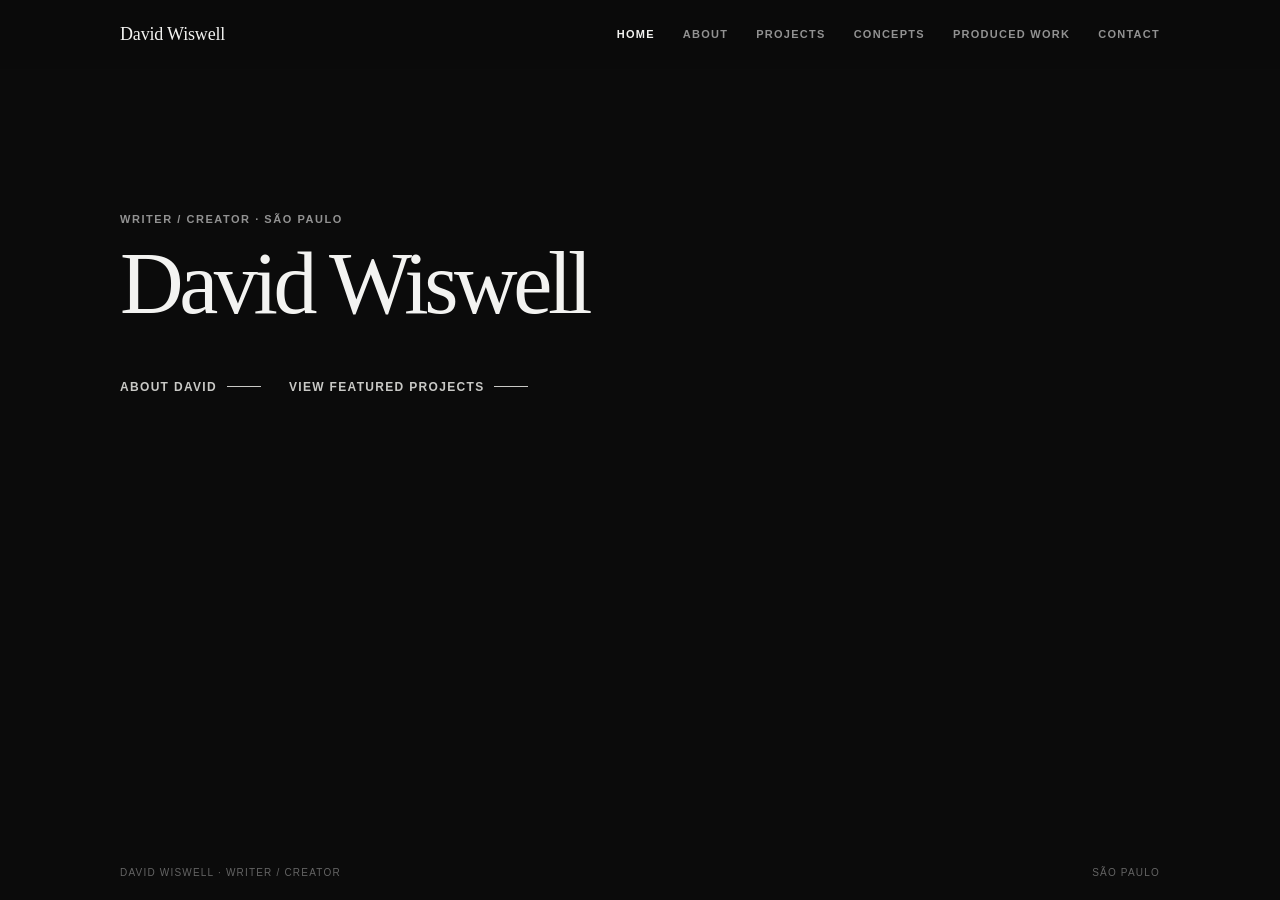
<file: index.html>
<!doctype html>
<html lang="en">
<head>
<meta charset="utf-8">
<meta name="viewport" content="width=device-width,initial-scale=1">
<meta name="description" content="Selected projects by writer and creator David Wiswell.">
<title>Portfolio — David Wiswell</title>
<link rel="stylesheet" href="style.css">
</head>
<body class="page-home">
<header class="site-header">
  <nav class="nav" aria-label="Primary navigation">
    <a class="brand" href="index.html">David Wiswell</a>
    <button class="menu-toggle" type="button" aria-expanded="false" aria-label="Open menu">Menu</button>
    <div class="nav-links"><a class="active" href="index.html">Home</a><a class="" href="about.html">About</a><a class="" href="projects.html">Projects</a><a class="" href="selected-concepts.html">Concepts</a><a class="" href="produced-work.html">Produced Work</a><a class="" href="contact.html">Contact</a></div>
  </nav>
</header>

<main>
  <section class="hero">
    <p class="eyebrow">Writer / Creator · São Paulo</p>
    <h1>David Wiswell</h1>
    <div class="hero-links">
      <a class="text-link" href="about.html">About David</a>
      <a class="text-link" href="projects.html">View featured projects</a>
    </div>
  </section>
</main>

<footer><span>David Wiswell · Writer / Creator</span><span>São Paulo</span></footer>
<script src="script.js"></script>
</body>
</html>
</file>
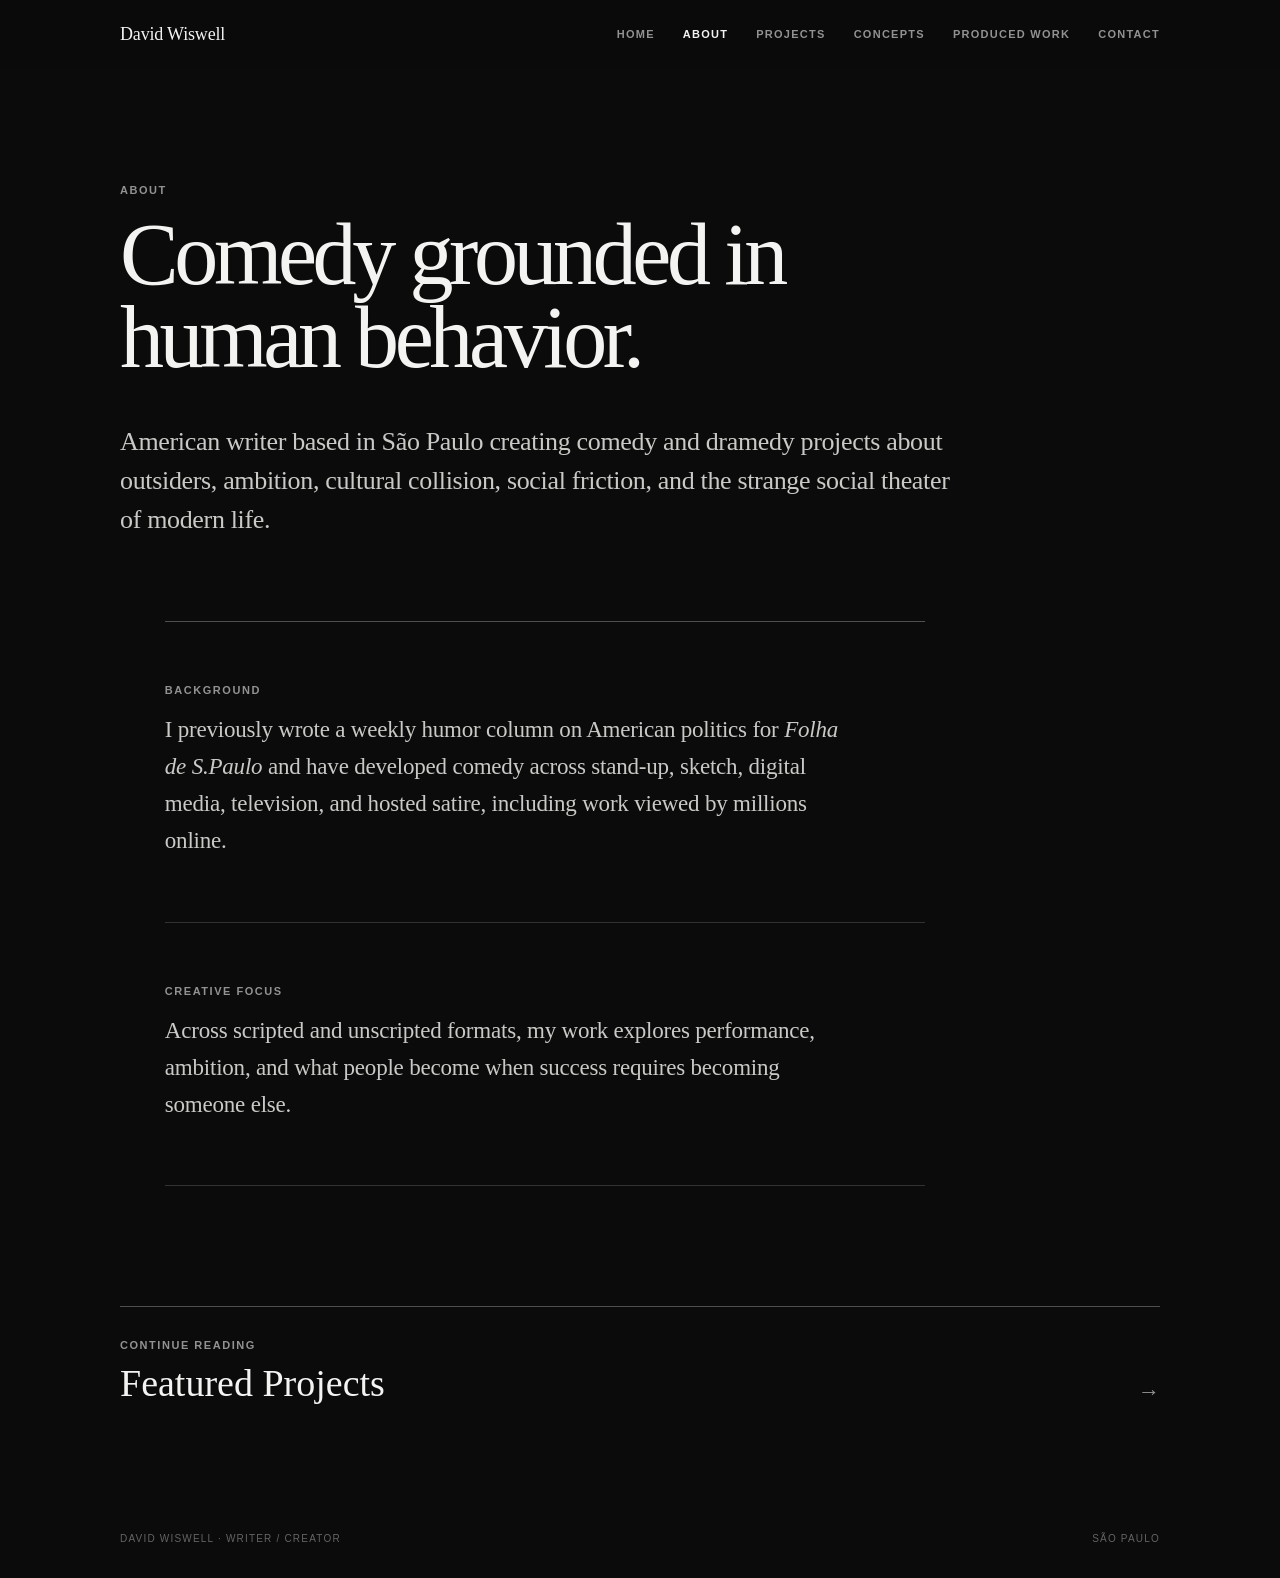
<file: about.html>
<!doctype html>
<html lang="en">
<head>
<meta charset="utf-8">
<meta name="viewport" content="width=device-width,initial-scale=1">
<meta name="description" content="Selected projects by writer and creator David Wiswell.">
<title>About — David Wiswell</title>
<link rel="stylesheet" href="style.css">
</head>
<body class="page-about">
<header class="site-header">
  <nav class="nav" aria-label="Primary navigation">
    <a class="brand" href="index.html">David Wiswell</a>
    <button class="menu-toggle" type="button" aria-expanded="false" aria-label="Open menu">Menu</button>
    <div class="nav-links"><a class="" href="index.html">Home</a><a class="active" href="about.html">About</a><a class="" href="projects.html">Projects</a><a class="" href="selected-concepts.html">Concepts</a><a class="" href="produced-work.html">Produced Work</a><a class="" href="contact.html">Contact</a></div>
  </nav>
</header>

<main>
  <header class="section-head">
    <p class="eyebrow">About</p>
    <h1>Comedy grounded in human behavior.</h1>
    <p class="lede">American writer based in São Paulo creating comedy and dramedy projects about outsiders, ambition, cultural collision, social friction, and the strange social theater of modern life.</p>
  </header>
  <section class="about-body about-body-stacked">
    <div class="about-section">
      <p class="copy-label">Background</p>
      <p class="copy">I previously wrote a weekly humor column on American politics for <em>Folha de S.Paulo</em> and have developed comedy across stand-up, sketch, digital media, television, and hosted satire, including work viewed by millions online.</p>
    </div>
    <div class="about-section about-section-focus">
      <p class="copy-label">Creative Focus</p>
      <p class="copy">Across scripted and unscripted formats, my work explores performance, ambition, and what people become when success requires becoming someone else.</p>
    </div>
  </section>
  <a class="next-project" href="projects.html">
    <div><span>Continue Reading</span><strong>Featured Projects</strong></div><div class="arrow">→</div>
  </a>
</main>

<footer><span>David Wiswell · Writer / Creator</span><span>São Paulo</span></footer>
<script src="script.js"></script>
</body>
</html>
</file>
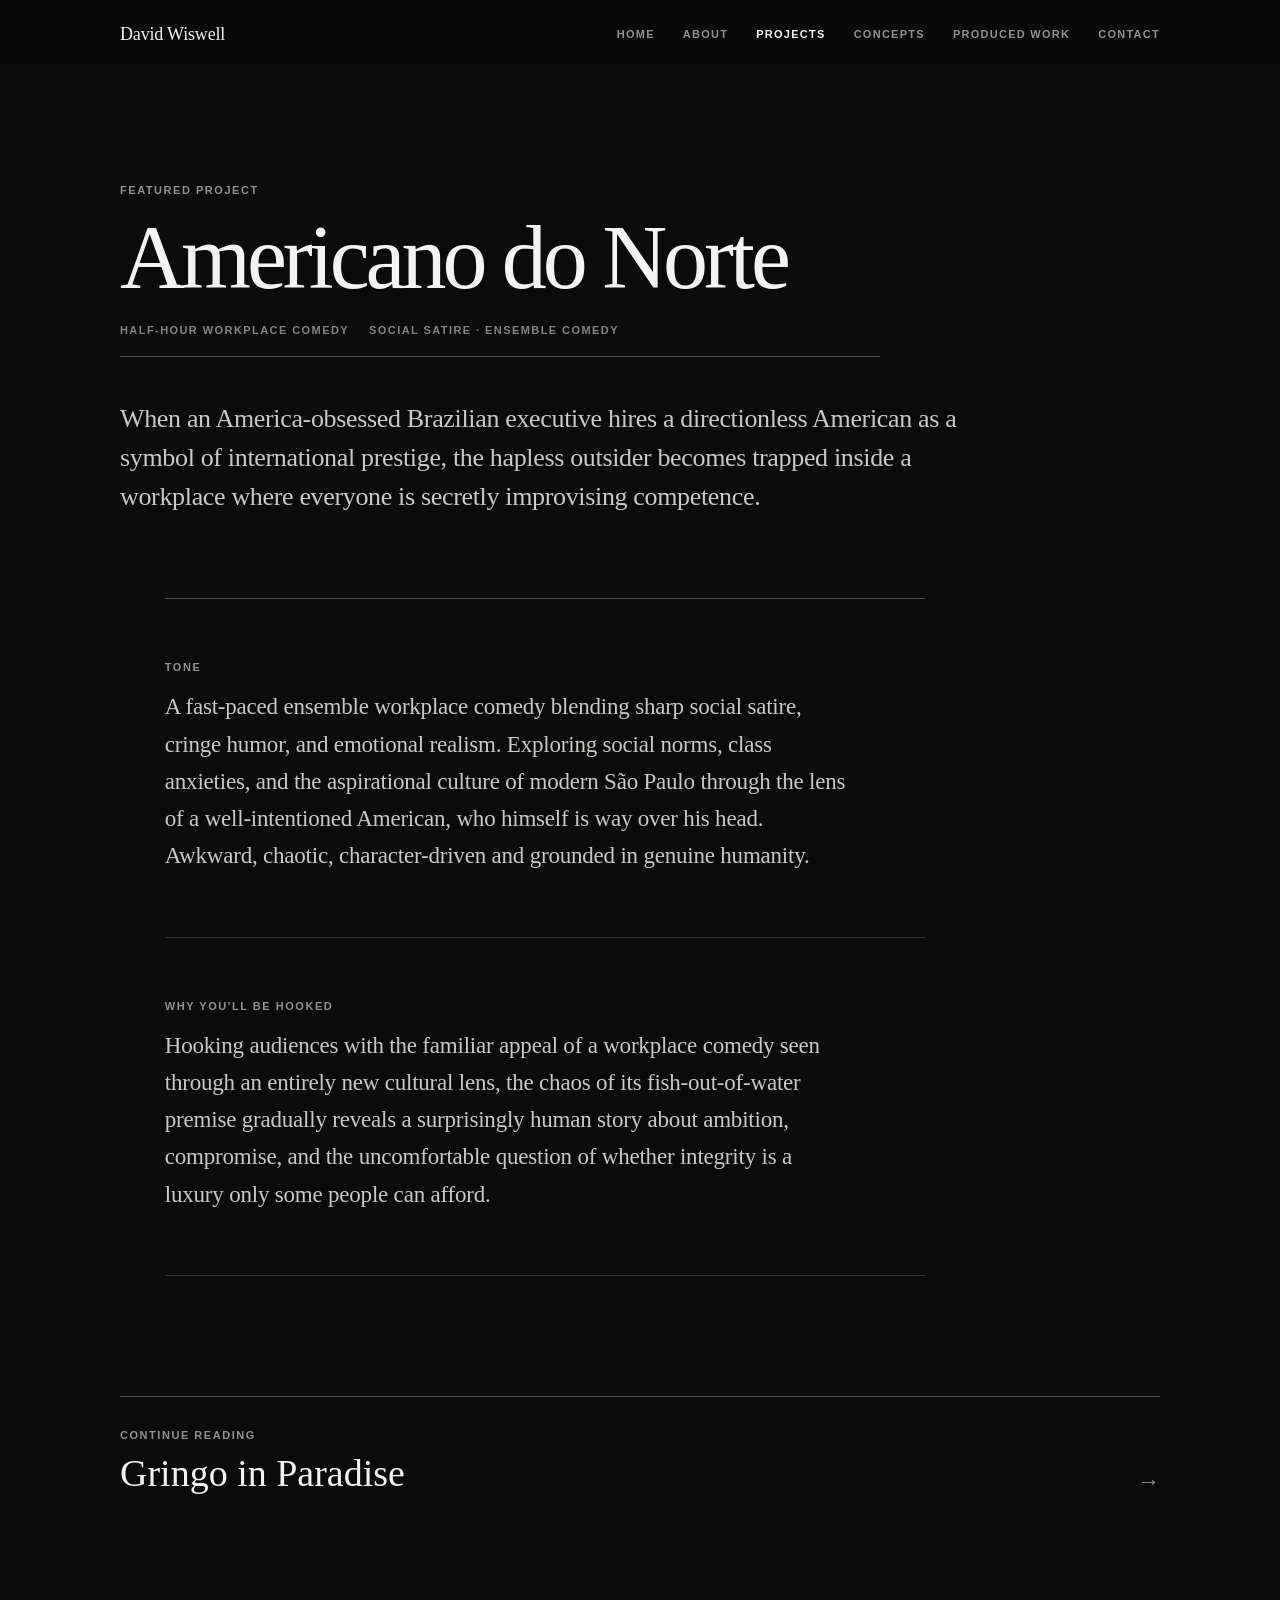
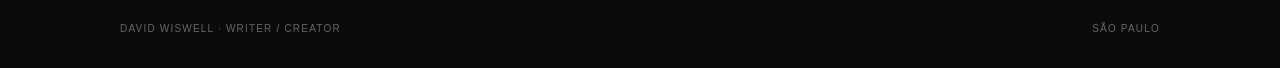
<file: americano-do-norte.html>
<!DOCTYPE html>

<html lang="en">
<head>
<meta charset="utf-8"/>
<meta content="width=device-width,initial-scale=1" name="viewport"/>
<meta content="Selected projects by writer and creator David Wiswell." name="description"/>
<title>Americano do Norte — David Wiswell</title>
<link href="style.css" rel="stylesheet"/>
</head>
<body class="page-project page-project-01">
<header class="site-header">
<nav aria-label="Primary navigation" class="nav">
<a class="brand" href="index.html">David Wiswell</a>
<button aria-expanded="false" aria-label="Open menu" class="menu-toggle" type="button">Menu</button>
<div class="nav-links"><a class="" href="index.html">Home</a><a class="" href="about.html">About</a><a class="active" href="projects.html">Projects</a><a class="" href="selected-concepts.html">Concepts</a><a class="" href="produced-work.html">Produced Work</a><a class="" href="contact.html">Contact</a></div>
</nav>
</header>
<main>
<header class="section-head project-about-head">
<p class="eyebrow">Featured Project</p>
<h1 class="project-title">Americano do Norte</h1>
<div class="project-meta"><span>Half-Hour Workplace Comedy</span><span>Social Satire · Ensemble Comedy</span></div>
<p class="lede project-lede">When an America-obsessed Brazilian executive hires a directionless American as a symbol of international prestige, the hapless outsider becomes trapped inside a workplace where everyone is secretly improvising competence.</p>
</header>
<section class="about-body about-body-stacked project-about-body"><div class="about-section">
<p class="copy-label">Tone</p>
<p class="copy">A fast-paced ensemble workplace comedy blending sharp social satire, cringe humor, and emotional realism. Exploring social norms, class anxieties, and the aspirational culture of modern São Paulo through the lens of a well-intentioned American, who himself is way over his head. Awkward, chaotic, character-driven and grounded in genuine humanity.</p>
</div><div class="about-section about-section-focus">
<p class="copy-label">Why You'll Be Hooked</p>
<p class="copy">Hooking audiences with the familiar appeal of a workplace comedy seen through an entirely new cultural lens, the chaos of its fish-out-of-water premise gradually reveals a surprisingly human story about ambition, compromise, and the uncomfortable question of whether integrity is a luxury only some people can afford.</p>
</div></section>
<a class="next-project" href="gringo-in-paradise.html">
<div><span>Continue Reading</span><strong>Gringo in Paradise</strong></div><div class="arrow">→</div>
</a>
</main>
<footer><span>David Wiswell · Writer / Creator</span><span>São Paulo</span></footer>
<script src="script.js"></script>
</body>
</html>
</file>
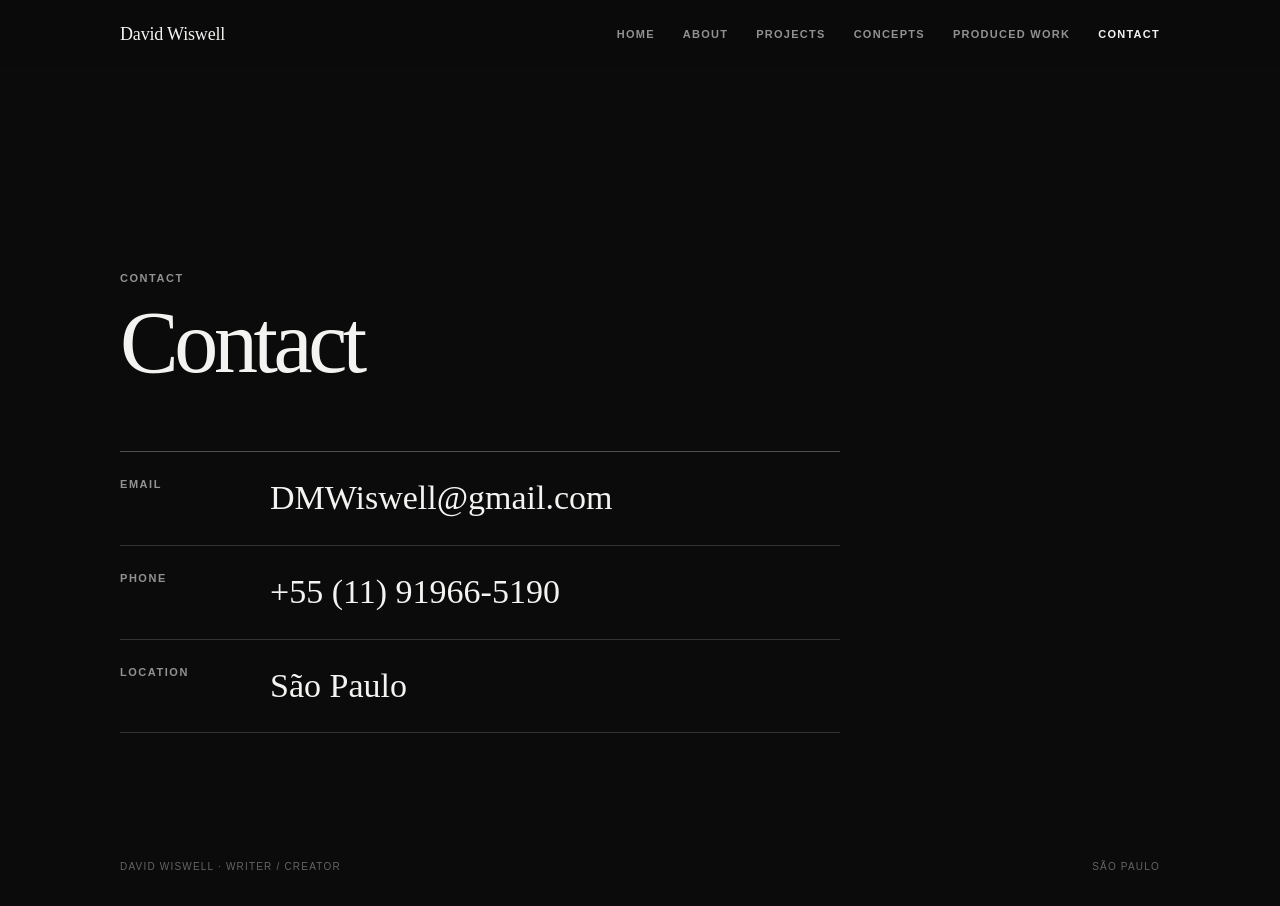
<file: contact.html>
<!doctype html>
<html lang="en">
<head>
<meta charset="utf-8">
<meta name="viewport" content="width=device-width,initial-scale=1">
<meta name="description" content="Selected projects by writer and creator David Wiswell.">
<title>Contact — David Wiswell</title>
<link rel="stylesheet" href="style.css">
</head>
<body class="page-contact">
<header class="site-header">
  <nav class="nav" aria-label="Primary navigation">
    <a class="brand" href="index.html">David Wiswell</a>
    <button class="menu-toggle" type="button" aria-expanded="false" aria-label="Open menu">Menu</button>
    <div class="nav-links"><a class="" href="index.html">Home</a><a class="" href="about.html">About</a><a class="" href="projects.html">Projects</a><a class="" href="selected-concepts.html">Concepts</a><a class="" href="produced-work.html">Produced Work</a><a class="active" href="contact.html">Contact</a></div>
  </nav>
</header>

<main>
  <section class="contact-page">
    <p class="eyebrow">Contact</p>
    <h1>Contact</h1>
    <div class="contact-list">
      <div class="contact-item"><span>Email</span><a href="mailto:DMWiswell@gmail.com">DMWiswell@gmail.com</a></div>
      <div class="contact-item"><span>Phone</span><a href="tel:+5511919665190">+55 (11) 91966-5190</a></div>
      <div class="contact-item"><span>Location</span><div>São Paulo</div></div>
    </div>
  </section>
</main>

<footer><span>David Wiswell · Writer / Creator</span><span>São Paulo</span></footer>
<script src="script.js"></script>
</body>
</html>
</file>
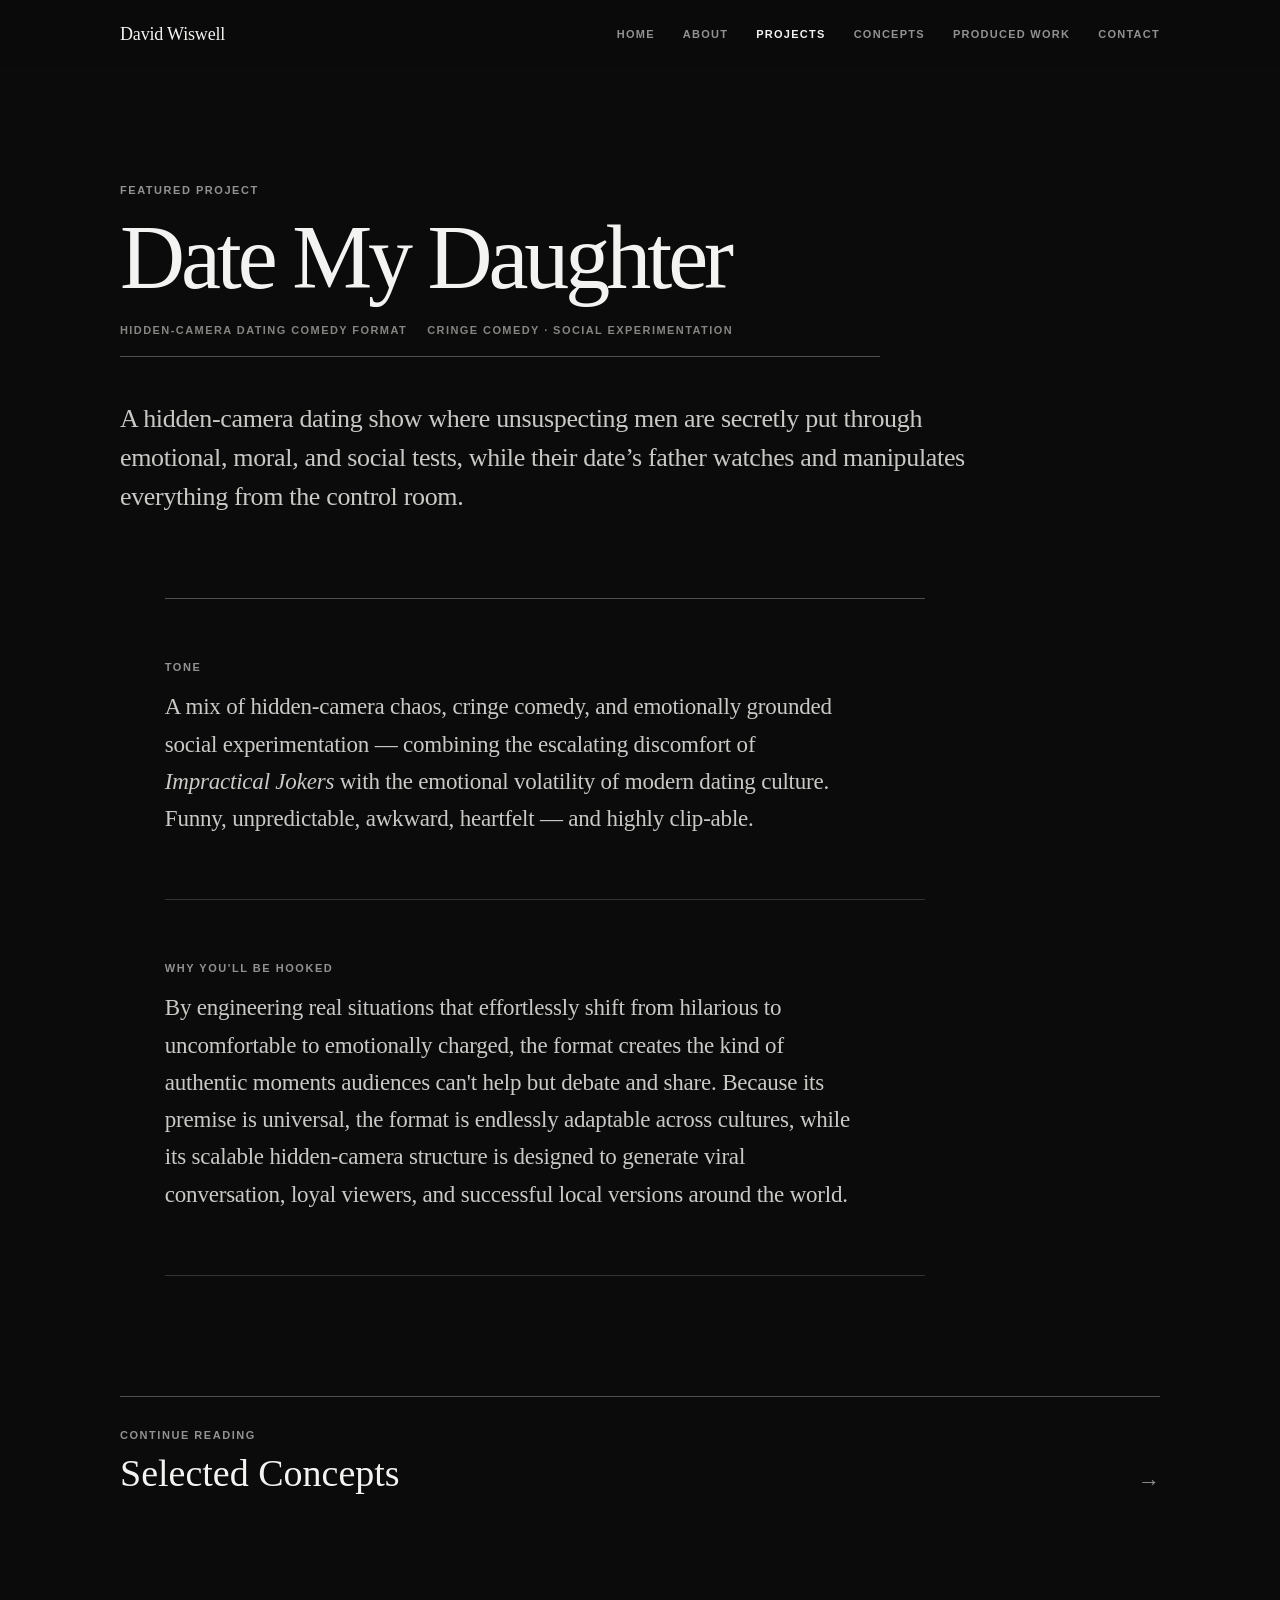
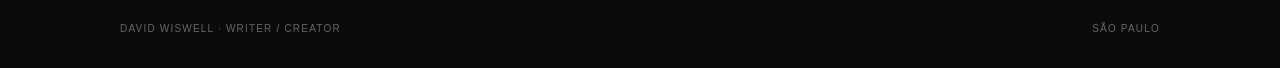
<file: date-my-daughter.html>
<!DOCTYPE html>

<html lang="en">
<head>
<meta charset="utf-8"/>
<meta content="width=device-width,initial-scale=1" name="viewport"/>
<meta content="Selected projects by writer and creator David Wiswell." name="description"/>
<title>Date My Daughter — David Wiswell</title>
<link href="style.css" rel="stylesheet"/>
</head>
<body class="page-project page-project-03">
<header class="site-header">
<nav aria-label="Primary navigation" class="nav">
<a class="brand" href="index.html">David Wiswell</a>
<button aria-expanded="false" aria-label="Open menu" class="menu-toggle" type="button">Menu</button>
<div class="nav-links"><a class="" href="index.html">Home</a><a class="" href="about.html">About</a><a class="active" href="projects.html">Projects</a><a class="" href="selected-concepts.html">Concepts</a><a class="" href="produced-work.html">Produced Work</a><a class="" href="contact.html">Contact</a></div>
</nav>
</header>
<main>
<header class="section-head project-about-head">
<p class="eyebrow">Featured Project</p>
<h1 class="project-title">Date My Daughter</h1>
<div class="project-meta"><span>Hidden-Camera Dating Comedy Format</span><span>Cringe Comedy · Social Experimentation</span></div>
<p class="lede project-lede">A hidden-camera dating show where unsuspecting men are secretly put through emotional, moral, and social tests, while their date’s father watches and manipulates everything from the control room.</p>
</header>
<section class="about-body about-body-stacked project-about-body"><div class="about-section">
<p class="copy-label">Tone</p>
<p class="copy">A mix of hidden-camera chaos, cringe comedy, and emotionally grounded social experimentation — combining the escalating discomfort of <em>Impractical Jokers</em> with the emotional volatility of modern dating culture. Funny, unpredictable, awkward, heartfelt — and highly clip-able.</p>
</div><div class="about-section about-section-focus">
<p class="copy-label">Why You'll Be Hooked</p>
<p class="copy">By engineering real situations that effortlessly shift from hilarious to uncomfortable to emotionally charged, the format creates the kind of authentic moments audiences can't help but debate and share. Because its premise is universal, the format is endlessly adaptable across cultures, while its scalable hidden-camera structure is designed to generate viral conversation, loyal viewers, and successful local versions around the world.</p>
</div></section>
<a class="next-project" href="selected-concepts.html">
<div><span>Continue Reading</span><strong>Selected Concepts</strong></div><div class="arrow">→</div>
</a>
</main>
<footer><span>David Wiswell · Writer / Creator</span><span>São Paulo</span></footer>
<script src="script.js"></script>
</body>
</html>
</file>
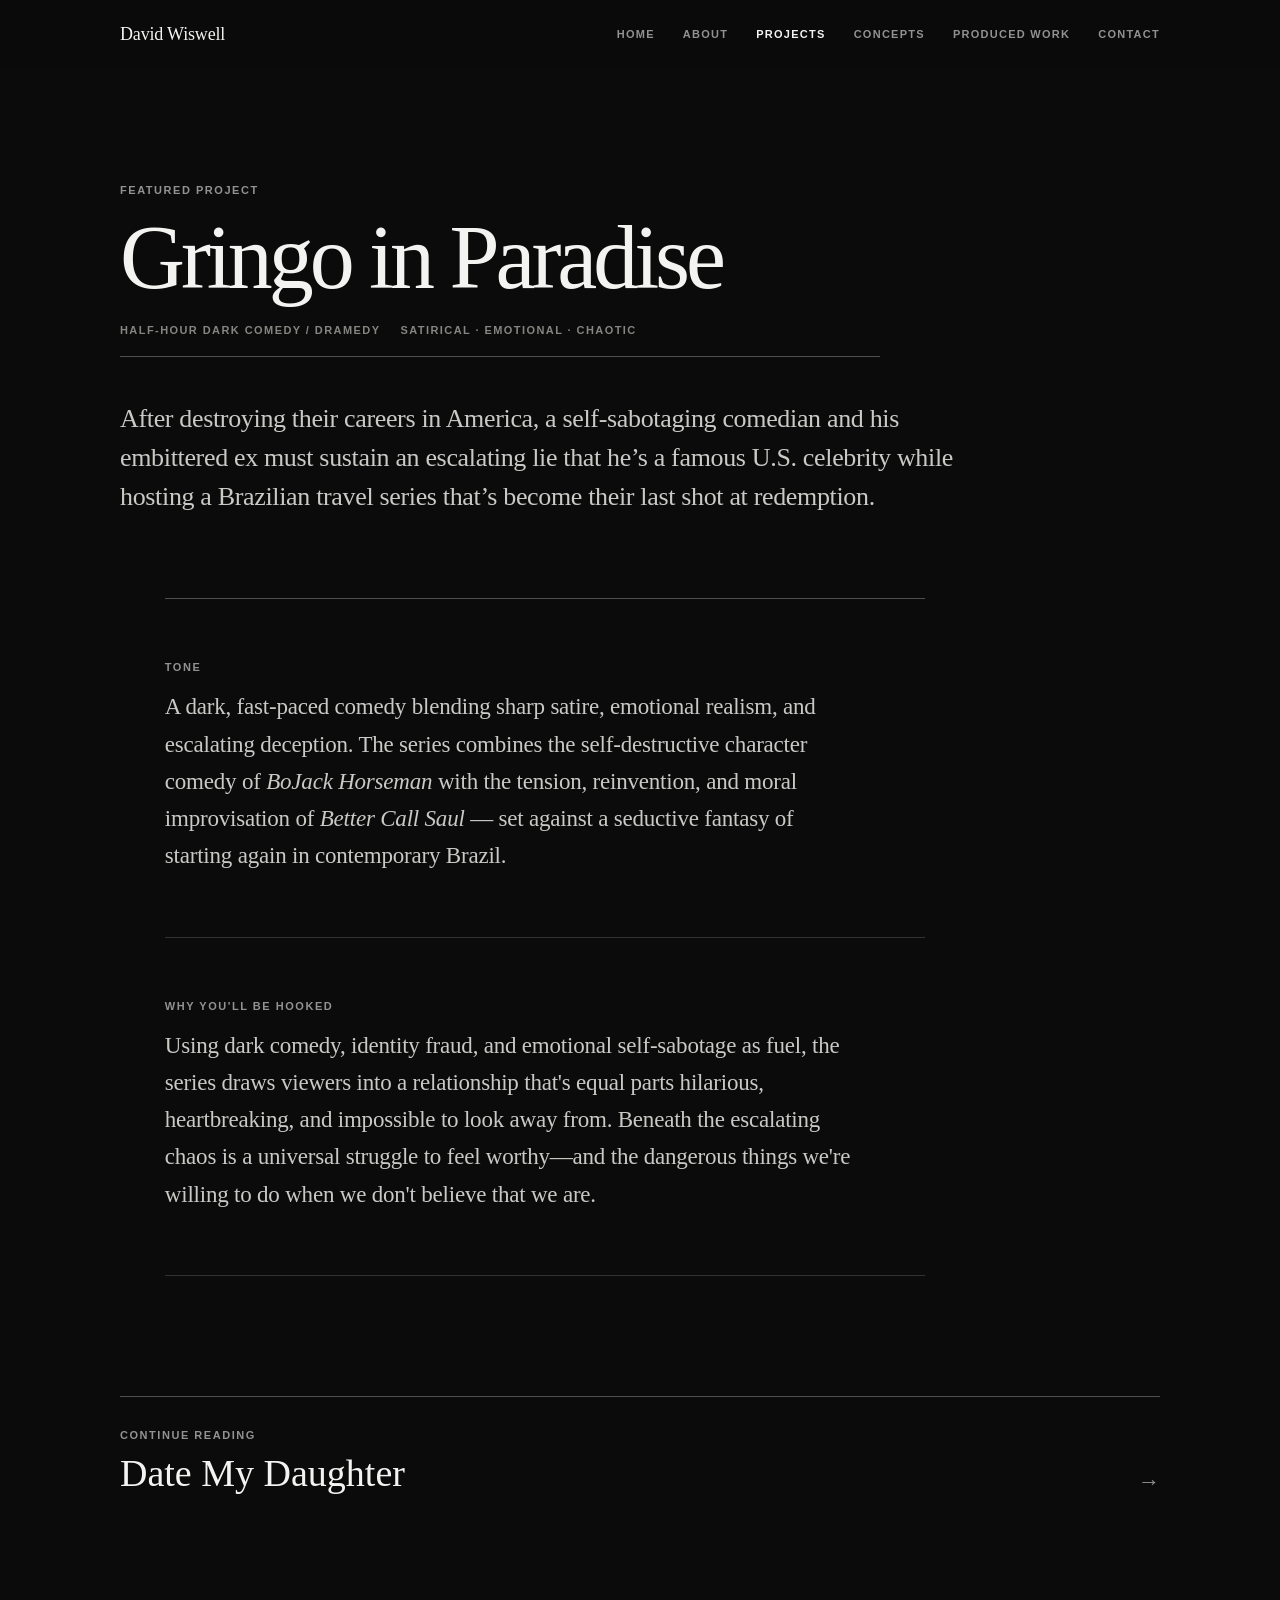
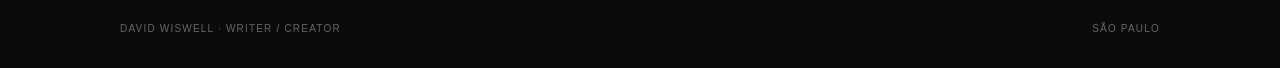
<file: gringo-in-paradise.html>
<!DOCTYPE html>

<html lang="en">
<head>
<meta charset="utf-8"/>
<meta content="width=device-width,initial-scale=1" name="viewport"/>
<meta content="Selected projects by writer and creator David Wiswell." name="description"/>
<title>Gringo in Paradise — David Wiswell</title>
<link href="style.css" rel="stylesheet"/>
</head>
<body class="page-project page-project-02">
<header class="site-header">
<nav aria-label="Primary navigation" class="nav">
<a class="brand" href="index.html">David Wiswell</a>
<button aria-expanded="false" aria-label="Open menu" class="menu-toggle" type="button">Menu</button>
<div class="nav-links"><a class="" href="index.html">Home</a><a class="" href="about.html">About</a><a class="active" href="projects.html">Projects</a><a class="" href="selected-concepts.html">Concepts</a><a class="" href="produced-work.html">Produced Work</a><a class="" href="contact.html">Contact</a></div>
</nav>
</header>
<main>
<header class="section-head project-about-head">
<p class="eyebrow">Featured Project</p>
<h1 class="project-title">Gringo in Paradise</h1>
<div class="project-meta"><span>Half-Hour Dark Comedy / Dramedy</span><span>Satirical · Emotional · Chaotic</span></div>
<p class="lede project-lede">After destroying their careers in America, a self-sabotaging comedian and his embittered ex must sustain an escalating lie that he’s a famous U.S. celebrity while hosting a Brazilian travel series that’s become their last shot at redemption.</p>
</header>
<section class="about-body about-body-stacked project-about-body"><div class="about-section">
<p class="copy-label">Tone</p>
<p class="copy">A dark, fast-paced comedy blending sharp satire, emotional realism, and escalating deception. The series combines the self-destructive character comedy of <em>BoJack Horseman</em> with the tension, reinvention, and moral improvisation of <em>Better Call Saul</em> — set against a seductive fantasy of starting again in contemporary Brazil.</p>
</div><div class="about-section about-section-focus">
<p class="copy-label">Why You'll Be Hooked</p>
<p class="copy">Using dark comedy, identity fraud, and emotional self-sabotage as fuel, the series draws viewers into a relationship that's equal parts hilarious, heartbreaking, and impossible to look away from. Beneath the escalating chaos is a universal struggle to feel worthy—and the dangerous things we're willing to do when we don't believe that we are.</p>
</div></section>
<a class="next-project" href="date-my-daughter.html">
<div><span>Continue Reading</span><strong>Date My Daughter</strong></div><div class="arrow">→</div>
</a>
</main>
<footer><span>David Wiswell · Writer / Creator</span><span>São Paulo</span></footer>
<script src="script.js"></script>
</body>
</html>
</file>
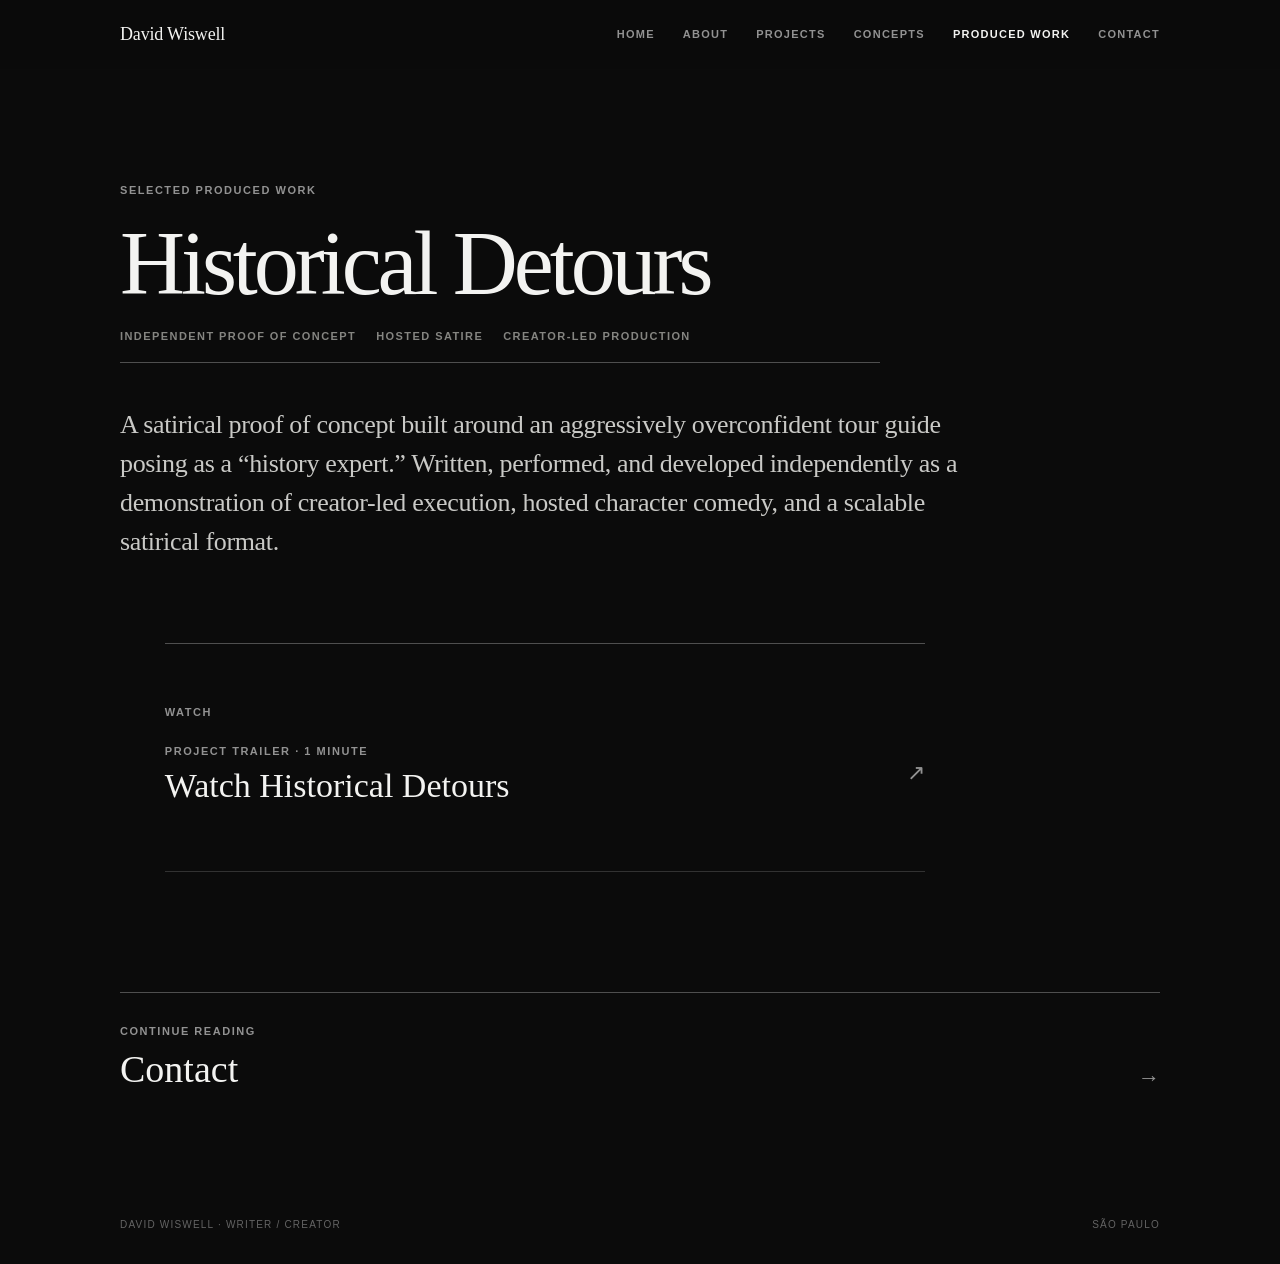
<file: produced-work.html>
<!DOCTYPE html>

<html lang="en">
<head>
<meta charset="utf-8"/>
<meta content="width=device-width,initial-scale=1" name="viewport"/>
<meta content="Selected projects by writer and creator David Wiswell." name="description"/>
<title>Selected Produced Work — David Wiswell</title>
<link href="style.css" rel="stylesheet"/>
</head>
<body class="page-produced">
<header class="site-header">
<nav aria-label="Primary navigation" class="nav">
<a class="brand" href="index.html">David Wiswell</a>
<button aria-expanded="false" aria-label="Open menu" class="menu-toggle" type="button">Menu</button>
<div class="nav-links"><a class="" href="index.html">Home</a><a class="" href="about.html">About</a><a class="" href="projects.html">Projects</a><a class="" href="selected-concepts.html">Concepts</a><a class="active" href="produced-work.html">Produced Work</a><a class="" href="contact.html">Contact</a></div>
</nav>
</header>
<main>
<header class="section-head project-about-head produced-wrap">
<p class="eyebrow">Selected Produced Work</p>
<h1 class="project-title work-title">Historical Detours</h1>
<div class="project-meta"><span>Independent Proof of Concept</span><span>Hosted Satire</span><span>Creator-Led Production</span></div>
<p class="lede project-lede">A satirical proof of concept built around an aggressively overconfident tour guide posing as a “history expert.” Written, performed, and developed independently as a demonstration of creator-led execution, hosted character comedy, and a scalable satirical format.</p>
</header>
<section class="about-body about-body-stacked project-about-body produced-about-body">
<div class="about-section about-section-focus produced-watch-section">
<p class="copy-label">Watch</p>
<a class="video-card motion-cta" href="https://drive.google.com/file/d/1J5rkDV1Q3MAYZzgmQy_eTi0AKDzFFo5E/view?usp=sharing" rel="noopener" target="_blank"><div><span class="duration">Project Trailer · 1 Minute</span><strong>Watch Historical Detours</strong></div><div class="arrow">↗</div></a>
</div>
</section>
<a class="next-project" href="contact.html">
<div><span>Continue Reading</span><strong>Contact</strong></div><div class="arrow">→</div>
</a>
</main>
<footer><span>David Wiswell · Writer / Creator</span><span>São Paulo</span></footer>
<script src="script.js"></script>
</body>
</html>
</file>
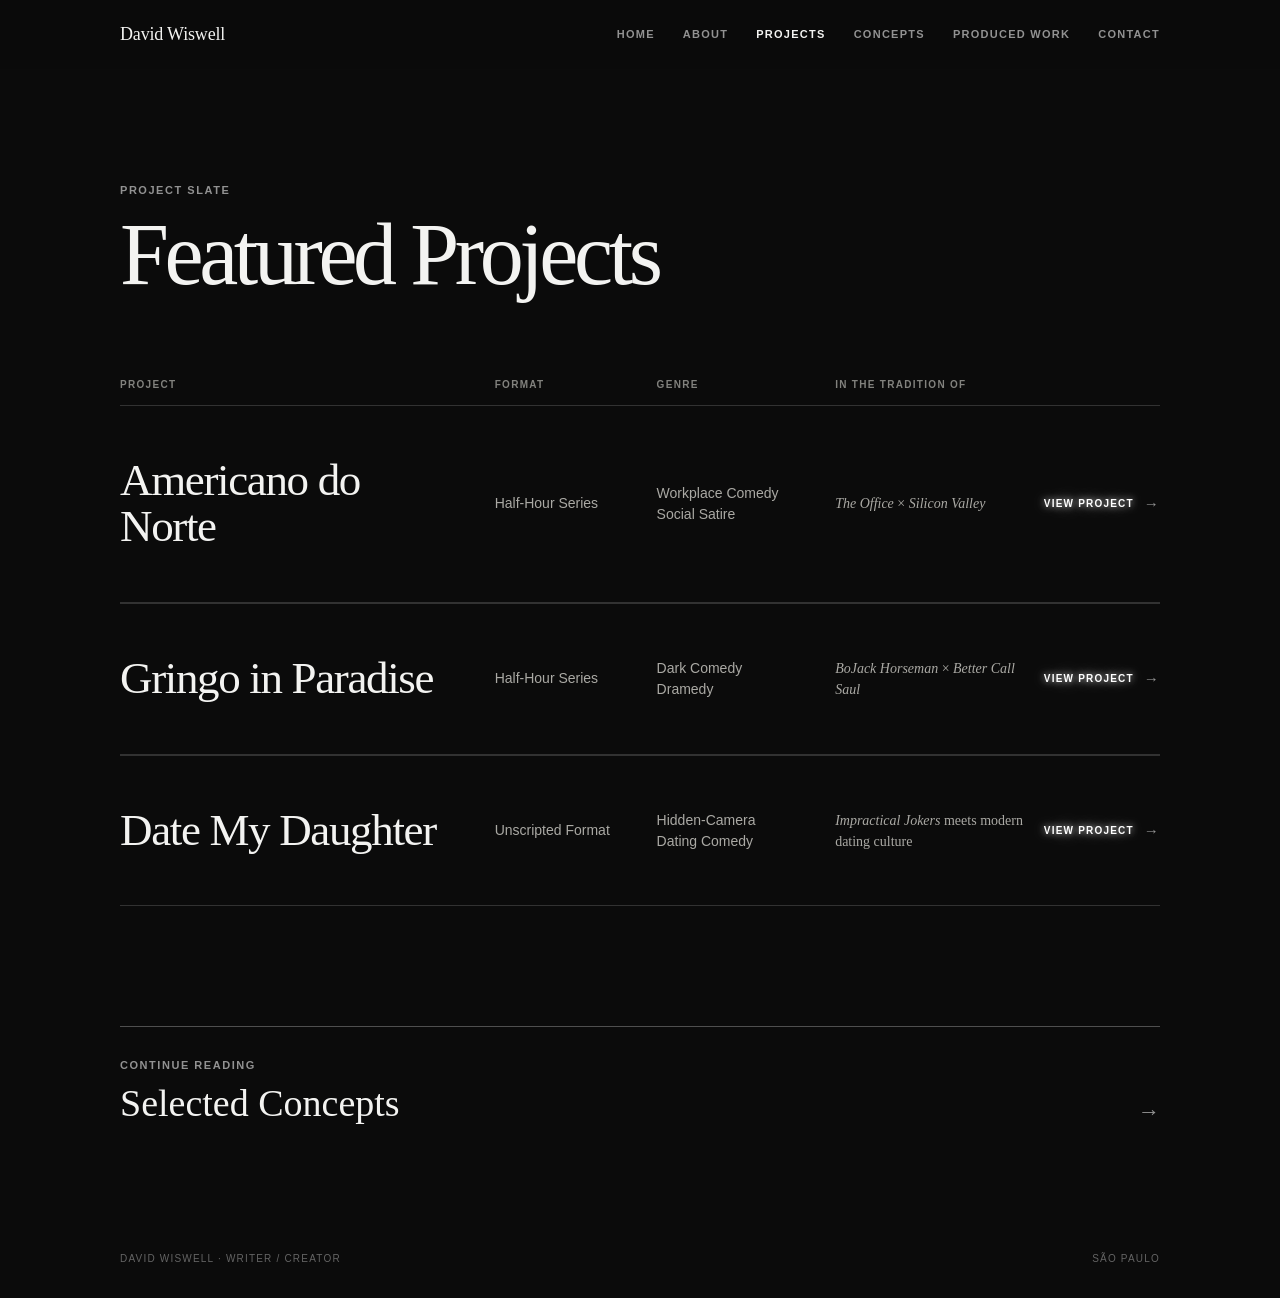
<file: projects.html>
<!doctype html>
<html lang="en">
<head>
<meta charset="utf-8">
<meta name="viewport" content="width=device-width,initial-scale=1">
<meta name="description" content="Selected projects by writer and creator David Wiswell.">
<title>Featured Projects — David Wiswell</title>
<link rel="stylesheet" href="style.css">
</head>
<body class="page-projects">
<header class="site-header">
  <nav class="nav" aria-label="Primary navigation">
    <a class="brand" href="index.html">David Wiswell</a>
    <button class="menu-toggle" type="button" aria-expanded="false" aria-label="Open menu">Menu</button>
    <div class="nav-links"><a class="" href="index.html">Home</a><a class="" href="about.html">About</a><a class="active" href="projects.html">Projects</a><a class="" href="selected-concepts.html">Concepts</a><a class="" href="produced-work.html">Produced Work</a><a class="" href="contact.html">Contact</a></div>
  </nav>
</header>

<main>
  <header class="section-head">
    <p class="eyebrow">Project Slate</p>
    <h1>Featured Projects</h1>
  </header>
  <section class="project-index" aria-label="Featured projects">
    <div class="project-index-head" aria-hidden="true">
      <span>Project</span><span>Format</span><span>Genre</span><span>In the tradition of</span><span></span>
    </div>

    <a class="project-row" href="americano-do-norte.html">
      <div class="project-row-title"><span>Americano do Norte</span></div>
      <div class="project-row-field"><span class="mobile-field-label">Format</span>Half-Hour Series</div>
      <div class="project-row-field"><span class="mobile-field-label">Genre</span>Workplace Comedy<br>Social Satire</div>
      <div class="project-row-comp"><span class="mobile-field-label">In the tradition of</span><em>The Office</em> × <em>Silicon Valley</em></div>
      <div class="project-row-action"><span>View project</span><span class="arrow">→</span></div>
    </a>

    <a class="project-row" href="gringo-in-paradise.html">
      <div class="project-row-title"><span>Gringo in Paradise</span></div>
      <div class="project-row-field"><span class="mobile-field-label">Format</span>Half-Hour Series</div>
      <div class="project-row-field"><span class="mobile-field-label">Genre</span>Dark Comedy<br>Dramedy</div>
      <div class="project-row-comp"><span class="mobile-field-label">In the tradition of</span><em>BoJack Horseman</em> × <em>Better Call Saul</em></div>
      <div class="project-row-action"><span>View project</span><span class="arrow">→</span></div>
    </a>

    <a class="project-row" href="date-my-daughter.html">
      <div class="project-row-title"><span>Date My Daughter</span></div>
      <div class="project-row-field"><span class="mobile-field-label">Format</span>Unscripted Format</div>
      <div class="project-row-field"><span class="mobile-field-label">Genre</span>Hidden-Camera<br>Dating Comedy</div>
      <div class="project-row-comp"><span class="mobile-field-label">In the tradition of</span><em>Impractical Jokers</em> meets modern dating culture</div>
      <div class="project-row-action"><span>View project</span><span class="arrow">→</span></div>
    </a>
  </section>
  <a class="next-project" href="selected-concepts.html">
    <div><span>Continue Reading</span><strong>Selected Concepts</strong></div><div class="arrow">→</div>
  </a>
</main>

<footer><span>David Wiswell · Writer / Creator</span><span>São Paulo</span></footer>
<script src="script.js"></script>
</body>
</html>
</file>
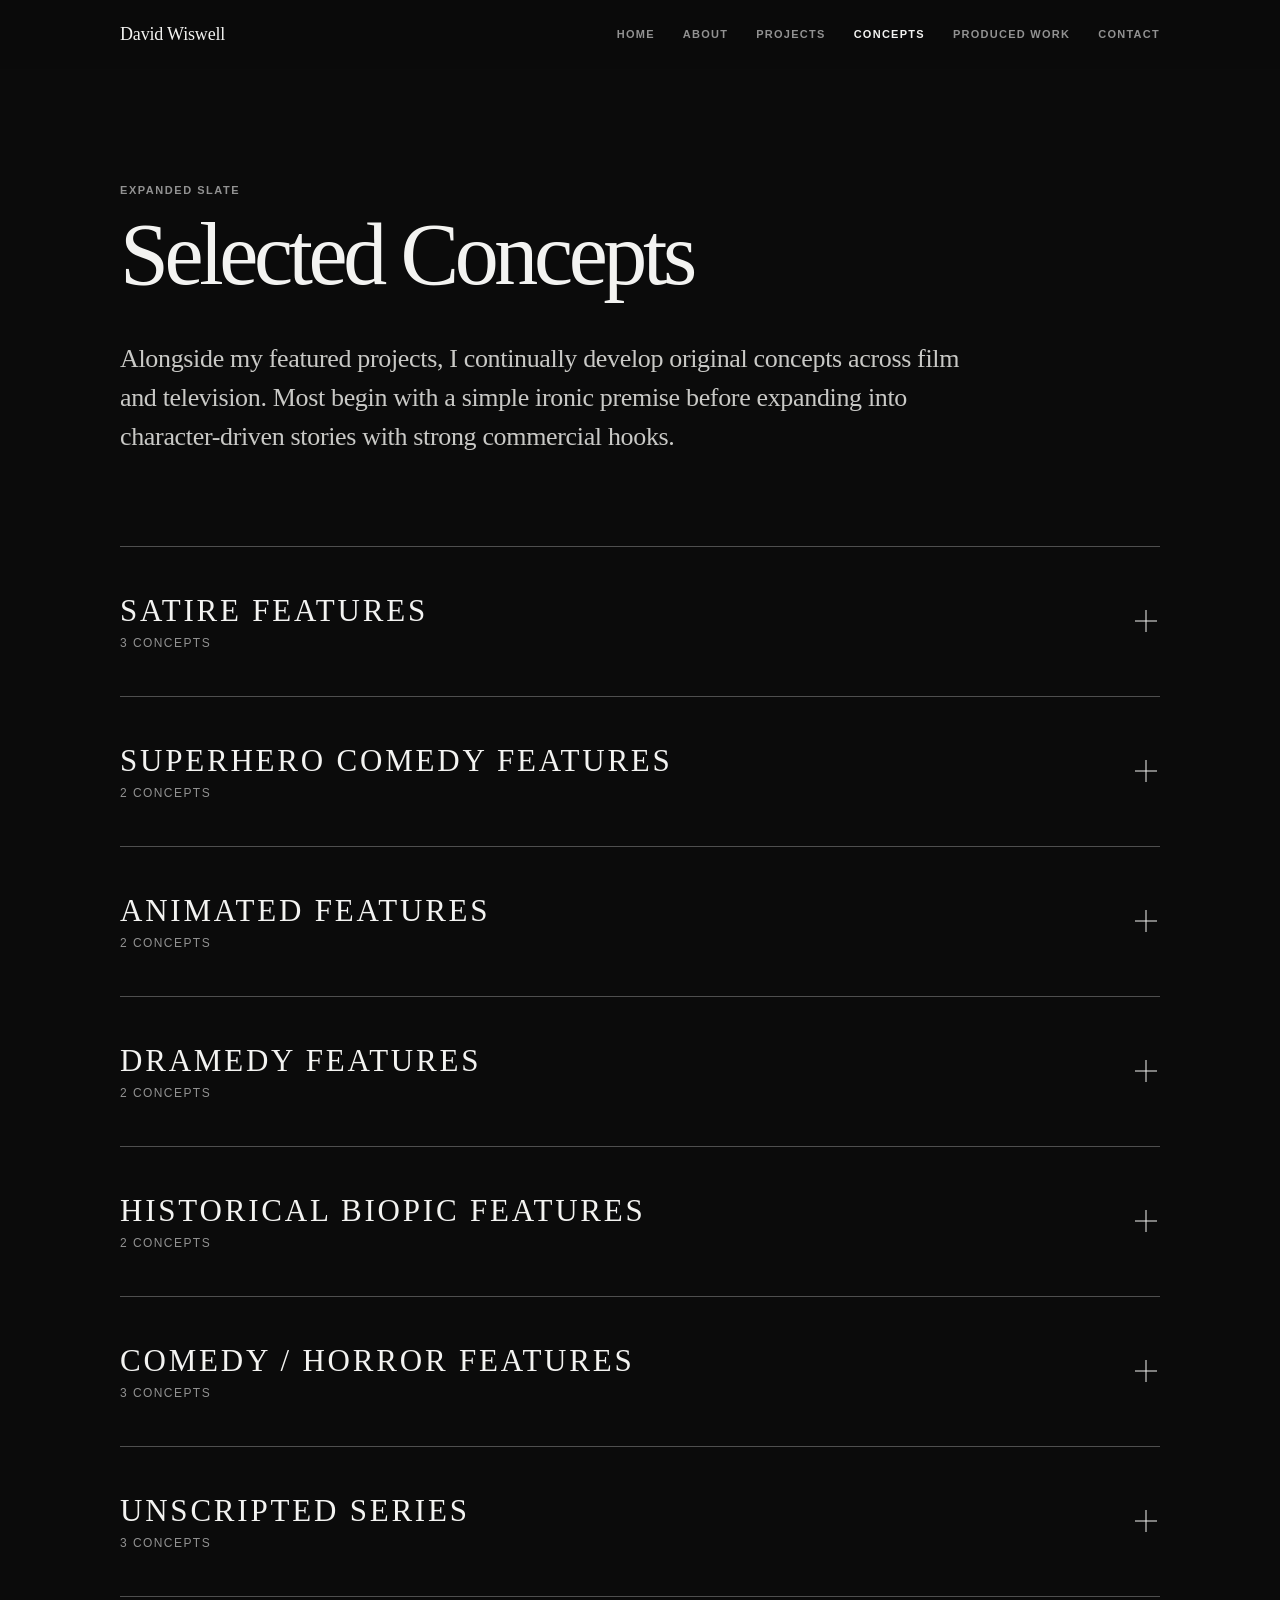
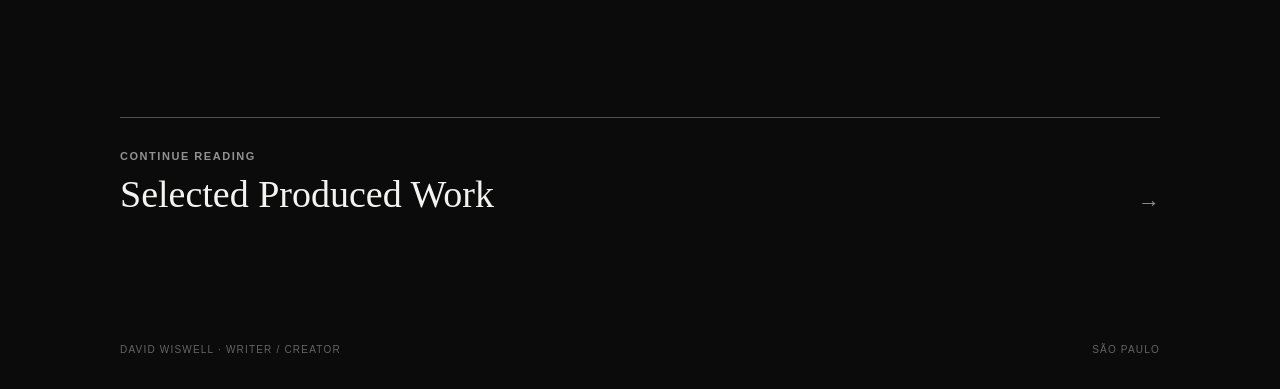
<file: selected-concepts(5).html>
<!doctype html>
<html lang="en">
<head>
<meta charset="utf-8"/>
<meta content="width=device-width,initial-scale=1" name="viewport"/>
<meta content="Selected projects by writer and creator David Wiswell." name="description"/>
<title>Selected Concepts — David Wiswell</title>
<link href="style.css" rel="stylesheet"/>
<style id="selected-concepts-hierarchy-pass">
/* =========================================================
   SELECTED CONCEPTS — HIERARCHY PASS
   One click opens a genre; all projects inside are immediately visible.
   Page-local so RC3's shared style.css stays untouched.
   ========================================================= */

.page-concepts .genre-button{
  appearance:none;
  width:100%;
  border:0;
  background:transparent;
  color:inherit;
  cursor:pointer;
  text-align:left;
  display:grid;
  grid-template-columns:1fr auto;
  align-items:center;
  gap:24px;
  padding:clamp(30px,4.6vw,46px) 0;
}
.page-concepts .genre-button:focus-visible{
  outline:1px solid var(--line-strong);
  outline-offset:8px;
}
.page-concepts .genre.open > .genre-button .plus:after{
  transform:translate(-50%,-50%) rotate(0);
  opacity:0;
}

/* Projects read clearly as children of the open genre. */
.page-concepts .genre-panel .concept-list{
  margin-left:clamp(14px,2.2vw,26px);
  padding:0 0 clamp(24px,3.5vw,38px) clamp(18px,2.8vw,34px);
  border-left:1px solid rgba(255,255,255,.14);
}
.page-concepts .concept{
  border-top:1px solid var(--line);
  padding:clamp(24px,3.2vw,32px) 0 clamp(30px,4vw,42px);
}
.page-concepts .concept:first-child{
  border-top-color:var(--line-strong);
}
.page-concepts .concept-heading-static{
  display:block;
  max-width:820px;
}
.page-concepts .concept-title{
  font-size:clamp(25px,3.05vw,36px);
  line-height:1.05;
}
.page-concepts .concept-tease{
  max-width:760px;
  margin-top:8px;
}
.page-concepts .concept-content{
  max-width:800px;
  padding:0;
}
.page-concepts .concept-divider{
  width:min(100%,160px);
  margin:20px 0;
  opacity:.56;
  transition:none;
}
.page-concepts .concept-logline,
.page-concepts .concept-quote{
  opacity:1;
  transform:none;
  transition:none;
}
.page-concepts .concept-logline{
  max-width:760px;
}
.page-concepts .concept-quote{
  max-width:720px;
}

/* Quiet emphasis on whichever category is active. */
.page-concepts .genre.open > .genre-button .genre-name{
  color:#fff;
}
.page-concepts .genre:not(.open) > .genre-button .genre-name{
  color:var(--text);
  transition:color 180ms ease;
}
.page-concepts .genre-button:hover .genre-name{
  color:#fff;
}

@media(max-width:600px){
  .page-concepts .genre-panel .concept-list{
    margin-left:7px;
    padding-left:14px;
  }
  .page-concepts .concept{
    padding-top:22px;
    padding-bottom:30px;
  }
  .page-concepts .concept-divider{
    margin:18px 0;
    width:min(100%,110px);
  }
}
</style></head>
<body class="page-concepts">
<header class="site-header">
<nav aria-label="Primary navigation" class="nav">
<a class="brand" href="index.html">David Wiswell</a>
<button aria-expanded="false" aria-label="Open menu" class="menu-toggle" type="button">Menu</button>
<div class="nav-links"><a class="" href="index.html">Home</a><a class="" href="about.html">About</a><a class="" href="projects.html">Projects</a><a class="active" href="selected-concepts.html">Concepts</a><a class="" href="produced-work.html">Produced Work</a><a class="" href="contact.html">Contact</a></div>
</nav>
</header>
<main class="concepts-main">
<header class="concepts-masthead">
<p class="eyebrow">Expanded Slate</p>
<h1 class="concepts-title">Selected Concepts</h1>
<p class="lede">Alongside my featured projects, I continually develop original concepts across film and television. Most begin with a simple ironic premise before expanding into character-driven stories with strong commercial hooks.</p>
</header>
<section aria-label="Selected concepts by genre" class="genre-list">
<article class="genre">
<button aria-expanded="false" class="genre-button" type="button">
<span>
<span class="genre-name">Satire Features</span>
<span class="genre-meta">3 concepts</span>
</span>
<span aria-hidden="true" class="plus"></span>
</button>
<div class="genre-panel"><div class="panel-inner">
<div class="concept-list">
<article class="concept"><div class="concept-static"><div class="concept-heading-static">
<span class="concept-title">Conspiracy</span>
<span class="concept-tease">What if every insane conspiracy theorist was right?</span>
</div><div class="concept-content">
<div class="concept-divider"></div>
<p class="concept-logline">After his revolutionary discovery transforms him from scientific outcast to the world's most celebrated scientist, an uncompromising empiricist uncovers evidence that every absurd conspiracy theory is actually true. Cast out once again, he reluctantly joins forces with the internet's most notorious conspiracy theorist to expose the truth—until one final discovery forces him to dismantle the conspiracy movement he unleashed in a world where he can no longer trust anyone, not even himself.</p>
</div></div></article>
<article class="concept"><div class="concept-static"><div class="concept-heading-static">
<span class="concept-title">Armchair President</span>
<span class="concept-tease">The loudest critic suddenly has to be president.</span>
</div><div class="concept-content">
<div class="concept-divider"></div>
<p class="concept-logline">After his mega-viral election-night video destroys both major presidential candidates, a know-it-all political YouTuber is elected President in an unprecedented write-in campaign. Now he must discover that running the country is a lot harder than running his mouth—before he destroys it.</p>
</div></div></article>
<article class="concept"><div class="concept-static"><div class="concept-heading-static">
<span class="concept-title">The Petty Brothers</span>
<span class="concept-tease">PR gurus take on people’s petty grievances.</span>
</div><div class="concept-content">
<div class="concept-divider"></div>
<p class="concept-logline">After rising young rivals use their own PR playbook to destroy their reputations, two legendary, yet immature, PR fixers are forced to reinvent themselves by launching the world's first micro-PR app, using elite crisis-management tactics to solve the hilariously petty personal scandals of ordinary people while clawing their way back to the top of the industry.</p>
</div></div></article>
</div>
</div></div>
</article><article class="genre">
<button aria-expanded="false" class="genre-button" type="button">
<span>
<span class="genre-name">Superhero Comedy Features</span>
<span class="genre-meta">2 concepts</span>
</span>
<span aria-hidden="true" class="plus"></span>
</button>
<div class="genre-panel"><div class="panel-inner">
<div class="concept-list">
<article class="concept"><div class="concept-static"><div class="concept-heading-static">
<span class="concept-title">Super Ego</span>
<span class="concept-tease">When a pretender has to become the real thing.</span>
</div><div class="concept-content">
<div class="concept-divider"></div>
<p class="concept-logline">After the world's most narcissistic superhero star gains actual superpowers, he must become the hero he's always pretended to be when the director whose career he destroyed gains godlike abilities and becomes convinced the only way to save humanity is to destroy the society that rewards monsters.</p>
</div></div></article>
<article class="concept"><div class="concept-static"><div class="concept-heading-static">
<span class="concept-title">Super Down</span>
<span class="concept-tease">The world’s greatest hero has lost the will to save it.</span>
</div><div class="concept-content">
<div class="concept-divider"></div>
<p class="concept-logline">After learning the devastating truth about his own origin leaves him crippled by depression, the world's greatest superhero must find the strength to fight when every supervillain he ever defeated escapes at once and threatens to destroy the world.</p>
</div></div></article>
</div>
</div></div>
</article><article class="genre">
<button aria-expanded="false" class="genre-button" type="button">
<span>
<span class="genre-name">Animated Features</span>
<span class="genre-meta">2 concepts</span>
</span>
<span aria-hidden="true" class="plus"></span>
</button>
<div class="genre-panel"><div class="panel-inner">
<div class="concept-list">
<article class="concept"><div class="concept-static"><div class="concept-heading-static">
<span class="concept-title">Rebel Without a Santa Claus</span>
<span class="concept-tease">Disillusionment is part of growing up.</span>
</div><div class="concept-content">
<div class="concept-divider"></div>
<p class="concept-logline">After a viral moment turns a shy orphan into an overnight child star, he discovers that Santa Claus isn't real while filming a Christmas movie, sending him on a mission to reveal the truth to every child on Earth—until he uncovers an even greater secret: the real Santa has been kidnapped by the very forces manipulating him to replace the world's wonder with consumerism.</p>
</div></div></article>
<article class="concept"><div class="concept-static"><div class="concept-heading-static">
<span class="concept-title">Stay</span>
<span class="concept-tease">To save another you must first save yourself.</span>
</div><div class="concept-content">
<div class="concept-divider"></div>
<p class="concept-logline">After becoming separated from his seven-year-old autistic owner during a trip for experimental treatment, a devoted emotional support dog is captured by the abusive family he escaped years earlier and must find his way back to save the only person he's ever truly loved before she’s lost forever in a strange city.</p>
</div></div></article>
</div>
</div></div>
</article><article class="genre">
<button aria-expanded="false" class="genre-button" type="button">
<span>
<span class="genre-name">Dramedy Features</span>
<span class="genre-meta">2 concepts</span>
</span>
<span aria-hidden="true" class="plus"></span>
</button>
<div class="genre-panel"><div class="panel-inner">
<div class="concept-list">
<article class="concept"><div class="concept-static"><div class="concept-heading-static">
<span class="concept-title">Life Writes</span>
<span class="concept-tease">The people he betrayed now own his future.</span>
</div><div class="concept-content">
<div class="concept-divider"></div>
<p class="concept-logline">After becoming a literary superstar by exploiting the darkest secrets of his friends and family, a shameless writer must somehow convince the people who hate him most to sign away their life rights before a massive class-action lawsuit costs him everything.</p>
</div></div></article>
<article class="concept"><div class="concept-static"><div class="concept-heading-static">
<span class="concept-title">Seize the Day</span>
<span class="concept-tease">He has one month left to settle the score.</span>
</div><div class="concept-content">
<div class="concept-divider"></div>
<p class="concept-logline">After a terminal cancer diagnosis gives him one month to live, a bitter kindergarten teacher decides there's one more thing he must do before dying—get revenge on his estranged backstabbing brother who ruined his life—only to discover dying is easier than letting go.</p>
</div></div></article>
</div>
</div></div>
</article><article class="genre">
<button aria-expanded="false" class="genre-button" type="button">
<span>
<span class="genre-name">Historical Biopic Features</span>
<span class="genre-meta">2 concepts</span>
</span>
<span aria-hidden="true" class="plus"></span>
</button>
<div class="genre-panel"><div class="panel-inner">
<div class="concept-list">
<article class="concept"><div class="concept-static"><div class="concept-heading-static">
<span class="concept-title">Paine</span>
<span class="concept-tease">The father of modern democracy died forgotten.</span>
</div><div class="concept-content">
<div class="concept-divider"></div>
<p class="concept-logline">After a self-educated English corset maker inspires the American and French Revolutions with a series of world-changing ideas, his uncompromising belief in universal human rights turns yesterday's hero into today's traitor, leaving the father of modern democracy exiled by every nation he helped transform.</p>
</div></div></article>
<article class="concept"><div class="concept-static"><div class="concept-heading-static">
<span class="concept-title">Beneath the Surface</span>
<span class="concept-tease">Who traded our wants for our needs?</span>
</div><div class="concept-content">
<div class="concept-divider"></div>
<p class="concept-logline">The untold story of Edward Bernays, Sigmund Freud's nephew, whose revolutionary application of psychology to advertising and politics replaced need with hidden desire, creating the modern consumer, toppling governments, and opening a Pandora's box of mass persuasion that transformed an ordinary publicist into the unseen architect of the modern world.</p>
</div></div></article>
</div>
</div></div>
</article><article class="genre">
<button aria-expanded="false" class="genre-button" type="button">
<span>
<span class="genre-name">Comedy / Horror Features</span>
<span class="genre-meta">3 concepts</span>
</span>
<span aria-hidden="true" class="plus"></span>
</button>
<div class="genre-panel"><div class="panel-inner">
<div class="concept-list">
<article class="concept"><div class="concept-static"><div class="concept-heading-static">
<span class="concept-title">Invasion of the Basic Bitch Body Snatchers</span>
<span class="concept-tease">Original thought is humanity’s last line of defense.</span>
</div><div class="concept-content">
<div class="concept-divider"></div>
<p class="concept-logline">When an offbeat painter discovers that painfully ordinary people are actually body-snatching creatures who use excruciatingly dull small talk to blend into society, he must expose the impostors that have infiltrated his artists' retreat before they assimilate the last people on Earth with an original thought.</p>
</div></div></article>
<article class="concept"><div class="concept-static"><div class="concept-heading-static">
<span class="concept-title">Red Christmas</span>
<span class="concept-tease">Santa finally snaps.</span>
</div><div class="concept-content">
<div class="concept-divider"></div>
<p class="concept-logline">After centuries of bearing the burden of humanity's darkest secrets, Santa Claus finally snaps and embarks on a bloody crusade to purge the world of its naughty—turning Christmas into the deadliest night of the year.</p>
<p class="concept-quote">“He knows if you’ve been bad or good… and he’s fucking had enough.”</p>
</div></div></article>
<article class="concept"><div class="concept-static"><div class="concept-heading-static">
<span class="concept-title">See No Evil</span>
<span class="concept-tease">Hearing his greatest mistake getting closer.</span>
</div><div class="concept-content">
<div class="concept-divider"></div>
<p class="concept-logline">When a purist painter is blinded in an accident, he secludes himself in an abandoned Buddhist sanctuary to master life through his other senses. But when the embittered former protégé whose career he destroyed tracks him down, he must use everything he's learned to survive an enemy he can no longer see.</p>
</div></div></article>
</div>
</div></div>
</article><article class="genre">
<button aria-expanded="false" class="genre-button" type="button">
<span>
<span class="genre-name">Unscripted Series</span>
<span class="genre-meta">3 concepts</span>
</span>
<span aria-hidden="true" class="plus"></span>
</button>
<div class="genre-panel"><div class="panel-inner">
<div class="concept-list">
<article class="concept"><div class="concept-static"><div class="concept-heading-static">
<span class="concept-title">Ultimate Survivalist</span>
<span class="concept-tease">Every alliance has its expiration date.</span>
</div><div class="concept-content">
<div class="concept-divider"></div>
<p class="concept-logline">Ten elite survivalists are dropped into the wilderness with one randomly assigned survival item each, forcing them into uneasy alliances for food, fire, and shelter—even though every alliance must eventually be abandoned if they're to become the last survivalist standing.</p>
</div></div></article>
<article class="concept"><div class="concept-static"><div class="concept-heading-static">
<span class="concept-title">He’s the Boss</span>
<span class="concept-tease">The toughest TV exec is seven years old.</span>
</div><div class="concept-content">
<div class="concept-divider"></div>
<p class="concept-logline">A comedy team is tasked with creating a television pilot from scratch, but there's one catch: their executive producer is seven years old and has final say over every step of the process. From the script and casting to set design and the final edit, every decision must be greenlit by their young boss—and every absurd note must be incorporated.</p>
</div></div></article>
<article class="concept"><div class="concept-static"><div class="concept-heading-static">
<span class="concept-title">I’m with Stupid</span>
<span class="concept-tease">Every expert starts as a complete idiot.</span>
</div><div class="concept-content">
<div class="concept-divider"></div>
<p class="concept-logline">A quick-witted but hopelessly unqualified comedian immerses himself in some of the world's toughest jobs, cultures, and ways of life, where he must do everything himself—with guidance, but no help. Whether he's surviving in the wilderness, enduring military boot camp, living with an Indigenous community, or training like an astronaut, he'll gripe, panic, embarrass himself, and occasionally succeed while gaining a newfound respect for people living lives completely unlike his own.</p>
</div></div></article>
</div>
</div></div>
</article>
</section>
<a class="next-project" href="produced-work.html">
<div><span>Continue Reading</span><strong>Selected Produced Work</strong></div><div class="arrow">→</div>
</a>
</main>
<footer><span>David Wiswell · Writer / Creator</span><span>São Paulo</span></footer>
<script src="script.js"></script>
<script id="selected-concepts-accordion">
(() => {
  const buttons = Array.from(document.querySelectorAll('.genre-button'));

  const closeGenre = (genre) => {
    genre.classList.remove('open');
    const button = genre.querySelector(':scope > .genre-button');
    if (button) button.setAttribute('aria-expanded', 'false');
  };

  buttons.forEach((button) => {
    button.addEventListener('click', () => {
      const genre = button.closest('.genre');
      if (!genre) return;

      const wasOpen = genre.classList.contains('open');

      if (wasOpen) {
        closeGenre(genre);
      } else {
        genre.classList.add('open');
        button.setAttribute('aria-expanded', 'true');
      }
    });
  });
})();
</script></body>
</html>
</file>
<file: style.css>
:root{
  --bg:#0b0b0b;
  --text:#f3f3f1;
  --soft:#c9c9c6;
  --muted:#929292;
  --faint:#646464;
  --line:rgba(255,255,255,.16);
  --line-strong:rgba(255,255,255,.28);
  --ease:cubic-bezier(.22,1,.36,1);
  --max:1040px;
}
*{box-sizing:border-box}
html{background:var(--bg);scroll-behavior:smooth}
body{
  margin:0;
  min-height:100vh;
  background:var(--bg);
  color:var(--text);
  font-family:Arial,Helvetica,sans-serif;
  -webkit-font-smoothing:antialiased;
  text-rendering:optimizeLegibility;
}
a{color:inherit;text-decoration:none}
button{font:inherit}
.site-header{
  position:sticky;
  top:0;
  z-index:20;
  background:rgba(11,11,11,.88);
  border-bottom:1px solid transparent;
  backdrop-filter:blur(16px);
  -webkit-backdrop-filter:blur(16px);
  transition:border-color 220ms ease;
}
.site-header.scrolled{border-color:var(--line)}
.nav{
  width:min(90vw,var(--max));
  min-height:68px;
  margin:0 auto;
  display:flex;
  align-items:center;
  justify-content:space-between;
  gap:28px;
}
.brand{
  font-family:Georgia,"Times New Roman",Times,serif;
  font-size:18px;
  letter-spacing:-.01em;
}
.nav-links{
  display:flex;
  align-items:center;
  gap:clamp(14px,2.4vw,28px);
  font-size:11px;
  font-weight:600;
  letter-spacing:.115em;
  text-transform:uppercase;
}
.nav-links a{color:var(--muted);transition:color 180ms ease}
.nav-links a:hover,.nav-links a.active{color:var(--text)}
.menu-toggle{display:none;background:none;border:0;color:var(--text);padding:8px 0;cursor:pointer}
main{
  width:min(90vw,var(--max));
  margin:0 auto;
  padding:clamp(70px,9vw,120px) 0 clamp(84px,10vw,140px);
}
.eyebrow{
  margin:0 0 18px;
  color:var(--muted);
  font-size:11px;
  font-weight:600;
  letter-spacing:.14em;
  text-transform:uppercase;
}
h1,h2,h3,.serif{
  font-family:Georgia,"Times New Roman",Times,serif;
}
h1{
  margin:0;
  max-width:950px;
  font-size:clamp(48px,7.5vw,88px);
  font-weight:400;
  line-height:.94;
  letter-spacing:-.05em;
}
h2{
  margin:0;
  font-size:clamp(34px,5vw,58px);
  font-weight:400;
  line-height:1;
  letter-spacing:-.038em;
}
h3{
  margin:0;
  font-size:clamp(24px,3vw,36px);
  font-weight:400;
  line-height:1.08;
  letter-spacing:-.025em;
}
.lede{
  max-width:850px;
  margin:clamp(28px,4vw,42px) 0 0;
  color:var(--soft);
  font-family:Georgia,"Times New Roman",Times,serif;
  font-size:clamp(19px,2.2vw,26px);
  line-height:1.5;
  letter-spacing:-.013em;
}
.rule{height:1px;background:var(--line-strong);margin:clamp(54px,7vw,86px) 0}
.hero{
  min-height:auto;
  display:flex;
  flex-direction:column;
  justify-content:flex-start;
  padding-top:clamp(56px,7vw,96px);
  padding-bottom:clamp(60px,8vw,100px);
}
.hero .role{
  margin-top:24px;
  color:var(--muted);
  font-size:12px;
  font-weight:600;
  letter-spacing:.14em;
  text-transform:uppercase;
}
.hero-links{
  margin-top:clamp(42px,6vw,70px);
  display:flex;
  flex-wrap:wrap;
  gap:12px 28px;
}
.text-link{
  display:inline-flex;
  align-items:center;
  gap:10px;
  color:var(--soft);
  font-size:12px;
  font-weight:600;
  letter-spacing:.11em;
  text-transform:uppercase;
}
.text-link:after{
  content:"";
  width:34px;
  height:1px;
  background:currentColor;
  transition:width 300ms var(--ease);
}
.text-link:hover:after{width:52px}
.section-head{max-width:850px;margin-bottom:clamp(48px,7vw,82px)}
.editorial-grid{
  display:block;
  max-width:820px;
}
.copy-block + .copy-block{margin-top:46px}
.copy-label{
  margin:0 0 14px;
  color:var(--muted);
  font-size:11px;
  font-weight:600;
  letter-spacing:.14em;
  text-transform:uppercase;
}
.copy{
  margin:0;
  color:var(--soft);
  font-family:Georgia,"Times New Roman",Times,serif;
  font-size:clamp(18px,2vw,23px);
  line-height:1.62;
  letter-spacing:-.009em;
}
.credential-list{border-top:1px solid var(--line-strong)}
.credential{
  padding:20px 0;
  border-bottom:1px solid var(--line);
  color:var(--soft);
  font-size:13px;
  line-height:1.45;
}
.project-index{border-top:1px solid var(--line-strong)}
.project-row{
  display:grid;
  grid-template-columns:minmax(0,1.55fr) minmax(170px,.55fr) minmax(190px,.65fr) auto;
  gap:clamp(20px,3vw,42px);
  align-items:center;
  padding:clamp(34px,4.8vw,50px) 0;
  border-bottom:1px solid var(--line);
  transition:color 180ms ease,transform 300ms var(--ease);
}
.project-row:hover{transform:translateX(5px)}
.project-row-title{
  font-family:Georgia,"Times New Roman",Times,serif;
  font-size:clamp(29px,3.6vw,43px);
  letter-spacing:-.03em;
}
.project-row-meta,.project-row-comp{
  color:var(--muted);
  font-size:14px;
  line-height:1.45;
}
.project-row-comp{font-family:Georgia,"Times New Roman",Times,serif;font-style:italic}
.arrow{font-size:22px;color:var(--muted)}
.project-hero{max-width:900px}
.project-title{font-size:clamp(50px,8vw,96px)}
.project-meta{
  display:flex;
  flex-wrap:wrap;
  gap:10px 22px;
  margin-top:38px;
  color:var(--muted);
  font-size:11px;
  font-weight:600;
  letter-spacing:.13em;
  text-transform:uppercase;
}
.logline-large{
  max-width:680px;
  margin:clamp(86px,10vw,126px) 0 0;
  margin-left:clamp(70px,8vw,110px);
  color:var(--text);
  font-family:Georgia,"Times New Roman",Times,serif;
  font-size:clamp(22px,2.7vw,32px);
  line-height:1.48;
  letter-spacing:-.018em;
}
.project-sections{
  max-width:680px;
  margin-top:clamp(78px,10vw,120px);
  margin-left:clamp(70px,8vw,110px);
  border-top:1px solid var(--line-strong);
}
.project-section{
  display:block;
  padding:clamp(44px,6vw,62px) 0;
  border-bottom:1px solid var(--line);
}
.project-section h2{
  margin:0 0 18px;
  color:var(--muted);
  font-family:Arial,Helvetica,sans-serif;
  font-size:11px;
  font-weight:600;
  letter-spacing:.16em;
  text-transform:uppercase;
}
.project-section p{
  margin:0;
  color:var(--soft);
  font-family:Georgia,"Times New Roman",Times,serif;
  font-size:clamp(17px,1.85vw,21px);
  line-height:1.72;
  letter-spacing:-.006em;
}
.next-project{
  display:flex;
  justify-content:space-between;
  align-items:end;
  gap:30px;
  margin-top:clamp(70px,10vw,120px);
  padding-top:32px;
  border-top:1px solid var(--line-strong);
}
.next-project span{display:block;color:var(--muted);font-size:11px;font-weight:600;letter-spacing:.14em;text-transform:uppercase}
.next-project strong{display:block;margin-top:10px;font-family:Georgia,"Times New Roman",Times,serif;font-size:clamp(25px,3vw,38px);font-weight:400}
.produced-wrap{max-width:920px}
.work-title{margin-top:18px;font-size:clamp(44px,7vw,82px)}
.work-description{
  max-width:800px;
  margin-top:clamp(36px,5vw,54px);
  color:var(--soft);
  font-family:Georgia,"Times New Roman",Times,serif;
  font-size:clamp(19px,2.2vw,25px);
  line-height:1.58;
  letter-spacing:-.012em;
}
.video-card{
  display:flex;
  align-items:center;
  justify-content:space-between;
  gap:28px;
  margin-top:clamp(48px,7vw,78px);
  padding:clamp(26px,4vw,40px) 0;
  border-top:1px solid var(--line-strong);
  border-bottom:1px solid var(--line);
}
.video-card .duration{color:var(--muted);font-size:11px;font-weight:600;letter-spacing:.14em;text-transform:uppercase}
.video-card strong{display:block;margin-top:8px;font-family:Georgia,"Times New Roman",Times,serif;font-size:clamp(24px,3vw,34px);font-weight:400}
.contact-page{
  min-height:auto;
  display:flex;
  flex-direction:column;
  justify-content:flex-start;
  padding-top:clamp(52px,7vw,88px);
}
.contact-list{max-width:720px;margin-top:clamp(42px,6vw,66px);border-top:1px solid var(--line-strong)}
.contact-item{
  display:grid;
  grid-template-columns:120px 1fr;
  gap:30px;
  padding:26px 0;
  border-bottom:1px solid var(--line);
}
.contact-item span{color:var(--muted);font-size:11px;font-weight:600;letter-spacing:.14em;text-transform:uppercase}
.contact-item a,.contact-item div{
  font-family:Georgia,"Times New Roman",Times,serif;
  font-size:clamp(22px,3vw,34px);
  line-height:1.2;
}
footer{
  width:min(90vw,var(--max));
  margin:0 auto;
  padding:0 0 34px;
  display:flex;
  justify-content:space-between;
  gap:20px;
  color:var(--faint);
  font-size:10px;
  letter-spacing:.12em;
  text-transform:uppercase;
}

/* Selected concepts */
.concepts-main{padding-top:clamp(64px,9vw,118px)}
.concepts-masthead{max-width:980px;margin-bottom:clamp(58px,8vw,90px)}
.concepts-title{text-transform:none}
.genre-list{border-top:1px solid var(--line-strong)}
.genre{border-bottom:1px solid var(--line-strong)}
.genre-toggle,.concept-toggle{appearance:none;width:100%;border:0;background:transparent;color:inherit;cursor:pointer;text-align:left}
.genre-toggle{display:grid;grid-template-columns:1fr auto;align-items:center;gap:24px;padding:clamp(30px,4.6vw,46px) 0}
.genre-name{font-family:Georgia,"Times New Roman",Times,serif;font-size:clamp(22px,2.8vw,31px);font-weight:400;letter-spacing:.09em;text-transform:uppercase}
.genre-meta{display:block;margin-top:7px;color:var(--muted);font-size:12px;font-weight:500;letter-spacing:.12em;text-transform:uppercase}
.plus{position:relative;width:28px;height:28px}
.plus:before,.plus:after{content:"";position:absolute;top:50%;left:50%;width:22px;height:1px;background:var(--text);transform:translate(-50%,-50%);transition:transform 430ms var(--ease),opacity 250ms ease}
.plus:after{transform:translate(-50%,-50%) rotate(90deg)}
.genre.open>.genre-toggle .plus:after,.concept.open>.concept-toggle .plus:after{transform:translate(-50%,-50%) rotate(0);opacity:0}
.genre-panel,.concept-panel{display:grid;grid-template-rows:0fr;opacity:0;transition:grid-template-rows 650ms var(--ease),opacity 320ms ease}
.genre.open>.genre-panel,.concept.open>.concept-panel{grid-template-rows:1fr;opacity:1}
.panel-inner{overflow:hidden}
.concept-list{padding:0 0 clamp(20px,3vw,32px)}
.concept{border-top:1px solid var(--line)}
.concept-toggle{display:grid;grid-template-columns:1fr auto;align-items:center;gap:20px;padding:clamp(22px,3.2vw,30px) 0}
.concept-heading{min-width:0;transform:translateY(0);transition:transform 420ms var(--ease)}
.concept.open>.concept-toggle .concept-heading{transform:translateY(-4px)}
.concept-title{display:block;font-family:Georgia,"Times New Roman",Times,serif;font-size:clamp(25px,3.2vw,37px);font-weight:500;line-height:1.04;letter-spacing:-.026em}
.concept-tease{display:block;max-width:780px;margin-top:9px;color:var(--muted);font-family:Georgia,"Times New Roman",Times,serif;font-size:clamp(17px,1.9vw,21px);line-height:1.42;font-style:italic;letter-spacing:-.012em}
.concept .plus{width:24px;height:24px}
.concept .plus:before,.concept .plus:after{width:18px}
.concept-content{max-width:800px;padding:0 0 clamp(32px,4.6vw,48px)}
.concept-divider{width:0;height:1px;margin:0 0 24px;background:var(--text);opacity:.7;transition:width 520ms var(--ease) 80ms}
.concept.open .concept-divider{width:min(100%,180px)}
.concept-logline{margin:0;color:var(--soft);font-family:Georgia,"Times New Roman",Times,serif;font-size:clamp(18px,2vw,22px);line-height:1.62;letter-spacing:-.009em;opacity:0;transform:translateY(14px);transition:opacity 460ms ease 320ms,transform 560ms var(--ease) 320ms}
.concept.open .concept-logline{opacity:1;transform:translateY(0)}
.concept-quote{margin:24px 0 0;color:var(--text);font-family:Georgia,"Times New Roman",Times,serif;font-size:clamp(18px,2vw,22px);line-height:1.45;font-style:italic;opacity:0;transform:translateY(12px);transition:opacity 460ms ease 420ms,transform 560ms var(--ease) 420ms}
.concept.open .concept-quote{opacity:1;transform:translateY(0)}

@media(max-width:820px){
  .nav-links{display:none;position:absolute;left:0;right:0;top:68px;background:var(--bg);border-bottom:1px solid var(--line);padding:24px 5vw;flex-direction:column;align-items:flex-start}
  .nav-links.open{display:flex}
  .menu-toggle{display:block}
  .editorial-grid{grid-template-columns:1fr}
  .project-row{grid-template-columns:1fr auto;gap:12px 20px}
  .project-row-meta,.project-row-comp{grid-column:1}
  .arrow{grid-column:2;grid-row:1/4}
  .project-section{grid-template-columns:1fr;gap:18px}
}
@media(max-width:600px){
  main{width:min(88vw,var(--max));padding-top:56px}
  .nav{width:min(88vw,var(--max))}
  h1{font-size:clamp(45px,14vw,66px)}
  .hero{min-height:calc(100vh - 68px - 100px)}
  .contact-item{grid-template-columns:1fr;gap:10px}
  footer{width:min(88vw,var(--max));flex-direction:column}
  .genre-name{font-size:23px}
}
@media(prefers-reduced-motion:reduce){
  *,*:before,*:after{transition-duration:.01ms!important;transition-delay:0ms!important;animation-duration:.01ms!important}
}


/* =========================================================
   VERSION 5 — FINAL ART-DIRECTION PASS
   ========================================================= */

/* Home: fewer competing anchors and a footer that reads as page furniture. */
.page-home{
  min-height:100vh;
  display:flex;
  flex-direction:column;
}
.page-home main{
  flex:1;
  padding-top:0;
  padding-bottom:0;
}
.page-home .hero{
  padding-top:clamp(86px,11vh,130px);
  padding-bottom:clamp(44px,6vh,72px);
}
.page-home .hero-links{
  margin-top:clamp(34px,4.5vw,54px);
}
.page-home footer{
  margin-top:auto;
  padding-bottom:clamp(18px,2.5vh,28px);
}

/* About: create tempo through proportion, rules, and alternating text widths. */
.about-body{
  max-width:860px;
  margin-top:clamp(64px,8vw,96px);
  border-top:1px solid var(--line-strong);
}
.about-section{
  display:grid;
  grid-template-columns:150px minmax(0,650px);
  gap:clamp(36px,6vw,78px);
  padding:clamp(48px,6vw,70px) 0;
  border-bottom:1px solid var(--line);
  align-items:start;
}
.about-section .copy-label{
  margin-top:7px;
}
.about-section-focus .copy{
  max-width:600px;
}

/* Featured projects: clearly labeled, properly formatted, unmistakably clickable. */
.project-instruction{
  margin:-34px 0 26px;
  color:var(--faint);
  font-size:10px;
  font-weight:600;
  letter-spacing:.13em;
  text-transform:uppercase;
}
.project-index-head,
.project-row{
  display:grid;
  grid-template-columns:minmax(230px,1.45fr) minmax(110px,.55fr) minmax(140px,.62fr) minmax(190px,.85fr) minmax(92px,.35fr);
  gap:clamp(18px,2.5vw,34px);
}
.project-index-head{
  align-items:end;
  padding:0 0 15px;
  color:var(--faint);
  font-size:9px;
  font-weight:600;
  letter-spacing:.14em;
  text-transform:uppercase;
}
.project-index{
  border-top:0;
}
.project-row{
  position:relative;
  padding:clamp(34px,4.5vw,48px) 0;
  border-top:1px solid var(--line);
}
.project-row:last-child{
  border-bottom:1px solid var(--line);
}
.project-row:before{
  content:"";
  position:absolute;
  inset:0 -18px;
  background:rgba(255,255,255,0);
  transition:background 220ms ease;
  z-index:-1;
}
.project-row:hover{
  transform:translateX(4px);
}
.project-row:hover:before{
  background:rgba(255,255,255,.025);
}
.project-row-title{
  line-height:1.02;
}
.project-row-field,
.project-row-comp{
  color:var(--muted);
  font-size:13px;
  line-height:1.48;
}
.project-row-comp{
  font-family:Georgia,"Times New Roman",Times,serif;
  font-style:normal;
}
.project-row-action{
  display:flex;
  align-items:center;
  justify-content:flex-end;
  gap:10px;
  color:var(--faint);
  font-size:9px;
  font-weight:600;
  letter-spacing:.12em;
  text-transform:uppercase;
  white-space:nowrap;
  transition:color 180ms ease;
}
.project-row:hover .project-row-action,
.project-row:focus-visible .project-row-action{
  color:var(--text);
}
.mobile-field-label{display:none}

/* Individual project pages: a unified pitch surface with a stronger reading hierarchy. */
.pitch-area{
  width:min(100%,900px);
  margin:clamp(76px,9vw,112px) 0 0 clamp(36px,6.5vw,92px);
  border-top:1px solid var(--line-strong);
}
.logline-block{
  padding:clamp(40px,5.5vw,62px) clamp(0px,2vw,24px) clamp(50px,6vw,72px);
  border-bottom:1px solid var(--line);
}
.pitch-label{
  margin:0 0 24px;
  color:var(--muted);
  font-size:10px;
  font-weight:600;
  letter-spacing:.16em;
  text-transform:uppercase;
}
.pitch-area .logline-large{
  max-width:820px;
  margin:0;
  color:var(--text);
  font-size:clamp(25px,3.15vw,38px);
  line-height:1.42;
  letter-spacing:-.022em;
}
.pitch-area .project-sections{
  max-width:none;
  margin:0;
  border-top:0;
  display:grid;
  grid-template-columns:1.1fr .9fr;
}
.pitch-area .project-section{
  padding:clamp(42px,5vw,60px) clamp(0px,3vw,34px) clamp(46px,5.5vw,66px);
  border-bottom:1px solid var(--line);
}
.pitch-area .project-section + .project-section{
  padding-left:clamp(30px,4.5vw,54px);
  border-left:1px solid var(--line);
}
.pitch-area .project-section h2{
  margin-bottom:22px;
}
.pitch-area .project-section p{
  max-width:430px;
  color:#d1d1ce;
  font-size:clamp(17px,1.55vw,19px);
  line-height:1.72;
}
.project-hero + .pitch-area{
  margin-top:clamp(72px,8.5vw,104px);
}

/* Produced work: an archival layout with restrained body type. */
.produced-wrap{
  max-width:940px;
}
.work-meta{
  display:flex;
  flex-wrap:wrap;
  gap:10px 24px;
  margin-top:34px;
  color:var(--muted);
  font-size:10px;
  font-weight:600;
  letter-spacing:.13em;
  text-transform:uppercase;
}
.work-overview{
  display:grid;
  grid-template-columns:minmax(280px,.95fr) minmax(300px,.8fr);
  gap:clamp(52px,8vw,100px);
  align-items:start;
  margin-top:clamp(64px,8vw,92px);
  padding-top:clamp(44px,5vw,60px);
  border-top:1px solid var(--line-strong);
}
.work-deck{
  margin:0;
  color:var(--text);
  font-family:Georgia,"Times New Roman",Times,serif;
  font-size:clamp(24px,3vw,34px);
  line-height:1.45;
  letter-spacing:-.02em;
}
.work-body p{
  margin:0;
  color:var(--soft);
  font-family:Georgia,"Times New Roman",Times,serif;
  font-size:clamp(16px,1.55vw,18px);
  line-height:1.72;
}
.work-body p + p{
  margin-top:22px;
}
.produced-wrap .video-card{
  margin-top:clamp(58px,7vw,82px);
}

/* Responsive refinements for the new structures. */
@media (max-width:900px){
  .project-index-head{display:none}
  .project-instruction{margin-top:-20px}
  .project-row{
    grid-template-columns:1fr auto;
    gap:24px;
  }
  .project-row-title{
    grid-column:1;
  }
  .project-row-field,
  .project-row-comp{
    grid-column:1;
  }
  .project-row-action{
    grid-column:2;
    grid-row:1 / span 4;
    align-self:center;
  }
  .mobile-field-label{
    display:block;
    margin-bottom:5px;
    color:var(--faint);
    font-family:Arial,Helvetica,sans-serif;
    font-size:8px;
    font-style:normal;
    font-weight:600;
    letter-spacing:.14em;
    text-transform:uppercase;
  }
  .pitch-area{
    margin-left:0;
  }
  .pitch-area .project-sections{
    grid-template-columns:1fr;
  }
  .pitch-area .project-section + .project-section{
    padding-left:0;
    border-left:0;
  }
  .about-section{
    grid-template-columns:115px 1fr;
  }
  .work-overview{
    grid-template-columns:1fr;
    gap:38px;
  }
}

@media (max-width:640px){
  .page-home .hero{
    padding-top:58px;
  }
  .about-section{
    display:block;
  }
  .about-section .copy-label{
    margin:0 0 16px;
  }
  .project-row-action span:first-child{
    display:none;
  }
  .pitch-area .logline-large{
    font-size:clamp(23px,7vw,30px);
  }
}

/* =========================================================
   VERSION 6 — FINAL EDITORIAL POLISH
   ========================================================= */
:root{
  --space-eyebrow-title:24px;
  --space-title-deck:52px;
  --space-deck-content:72px;
  --space-section:64px;
}
.site-nav a{font-size:10px;letter-spacing:.15em;color:#8f8f8c}
.site-nav a:hover,.site-nav a[aria-current="page"]{color:var(--text)}
.page-header .eyebrow,.project-hero .eyebrow,.produced-wrap .eyebrow{margin-bottom:var(--space-eyebrow-title)}
.page-header h1,.project-hero h1,.work-title{margin-bottom:0}
.page-header .lede,.project-hero .project-meta{margin-top:var(--space-title-deck)}
.about-body{margin-top:var(--space-deck-content)}
.about-section{grid-template-columns:132px minmax(0,620px);gap:clamp(34px,5vw,68px);padding:var(--space-section) 0}
.about-section .copy{max-width:620px}
.project-instruction{margin:-24px 0 24px;color:#777773;letter-spacing:.11em}
.project-index-head{color:#6f6f6c}
.project-row{padding:clamp(38px,4.7vw,52px) 0}
.project-row-title{font-size:clamp(31px,3.7vw,45px)}
.project-row-field,.project-row-comp{color:#969691;font-size:12px;line-height:1.55}
.project-row-action{color:#787874}
.project-row .arrow{transition:transform 220ms ease}
.project-row:hover .arrow{transform:translateX(5px)}
.pitch-area{width:min(100%,820px);margin-left:clamp(28px,5vw,70px);border-top:1px solid var(--line-strong)}
.logline-block{padding:clamp(42px,5vw,58px) 0 clamp(54px,6vw,72px)}
.pitch-area .logline-large{max-width:760px;font-size:clamp(24px,2.8vw,34px);line-height:1.5;letter-spacing:-.018em}
.pitch-area .project-sections,.pitch-area .project-sections-stacked{display:block}
.pitch-area .project-section{max-width:760px;padding:clamp(48px,5.5vw,64px) 0;border-bottom:1px solid var(--line)}
.pitch-area .project-section + .project-section{padding-left:0;border-left:0}
.pitch-area .project-section h2{margin-bottom:20px}
.pitch-area .project-section p{max-width:700px;color:#c8c8c4;font-size:clamp(17px,1.45vw,19px);line-height:1.75}
.work-overview{grid-template-columns:minmax(300px,.95fr) minmax(260px,.65fr);gap:clamp(44px,7vw,84px);margin-top:var(--space-deck-content)}
.work-deck{font-size:clamp(22px,2.65vw,31px);line-height:1.5}
.work-body p{font-size:16px;line-height:1.72}
.produced-wrap .video-card{margin-top:var(--space-section)}
.pitch-label,.copy-label,.project-index-head,.work-meta,.project-instruction,.project-row-action{font-family:Arial,Helvetica,sans-serif;font-weight:600;text-transform:uppercase}
@media (max-width:900px){
  .about-section{grid-template-columns:110px 1fr}
  .pitch-area{margin-left:0}
}
@media (max-width:640px){
  .about-section{display:block}
  .about-section .copy-label{margin-bottom:16px}
  .pitch-area .logline-large{font-size:clamp(22px,6.5vw,29px)}
}


/* =========================================================
   VERSION 7 — TARGETED LAYOUT CORRECTIONS
   ========================================================= */

/* Home: lower the main composition while preserving the footer position. */
.page-home .hero{
  padding-top:clamp(132px,16vh,190px);
  padding-bottom:clamp(42px,5vh,62px);
}

/* About: labels directly above copy; body slightly inset and tighter. */
.about-body-stacked{
  max-width:760px;
  margin-left:clamp(22px,3.5vw,54px);
}
.about-body-stacked .about-section{
  display:block;
  padding:clamp(46px,5.5vw,62px) 0;
}
.about-body-stacked .copy-label{
  margin:0 0 15px;
}
.about-body-stacked .copy{
  max-width:690px;
}

/* Featured projects: stronger, more confident supporting information. */
.project-index{
  margin-top:clamp(52px,6vw,72px);
}
.project-index-head{
  font-size:10px;
  letter-spacing:.13em;
  color:#82827e;
}
.project-row-field,
.project-row-comp{
  font-size:14px;
  line-height:1.5;
  color:#aaa9a4;
}
.project-row-action{
  font-size:10px;
  color:#8e8e89;
}
.project-row-action .arrow{
  font-size:15px;
}

/* Individual projects: editorial-deck scale rather than headline scale. */
.pitch-area .logline-large{
  max-width:720px;
  font-size:clamp(17px,1.65vw,21px);
  line-height:1.72;
  letter-spacing:-.006em;
}

/* Produced Work: one coherent paragraph with restrained typography. */
.work-overview-single{
  display:block;
  max-width:720px;
  margin-top:clamp(54px,6vw,74px);
  padding-top:clamp(38px,4.5vw,50px);
  border-top:1px solid var(--line-strong);
}
.work-summary{
  margin:0;
  color:#c8c8c4;
  font-family:Georgia,"Times New Roman",Times,serif;
  font-size:clamp(16px,1.45vw,18px);
  line-height:1.76;
  letter-spacing:-.004em;
}

@media (max-width:900px){
  .about-body-stacked{margin-left:0}
}
@media (max-width:640px){
  .page-home .hero{padding-top:96px}
  .project-row-field,
  .project-row-comp{font-size:13px}
  .pitch-area .logline-large{
    font-size:18px;
    line-height:1.68;
  }
}

/* =========================================================
   RC1 — RESTRAINED MOTION + LOCKED PROJECT COPY
   ========================================================= */

/* Featured project titles no longer carry list numbers. */
.project-list-number{display:none}

/* Page-entry motion: one quiet, consistent system. */
body.motion-ready .hero > *,
body.motion-ready .section-head > *,
body.motion-ready .project-hero > *,
body.motion-ready .concepts-masthead > *,
body.motion-ready .produced-wrap > .eyebrow,
body.motion-ready .produced-wrap > .work-title,
body.motion-ready .produced-wrap > .work-meta,
body.motion-ready .produced-wrap > .work-overview,
body.motion-ready .produced-wrap > .video-card{
  opacity:0;
  transform:translate3d(0,18px,0);
}
body.motion-ready.is-loaded .hero > *,
body.motion-ready.is-loaded .section-head > *,
body.motion-ready.is-loaded .project-hero > *,
body.motion-ready.is-loaded .concepts-masthead > *,
body.motion-ready.is-loaded .produced-wrap > .eyebrow,
body.motion-ready.is-loaded .produced-wrap > .work-title,
body.motion-ready.is-loaded .produced-wrap > .work-meta,
body.motion-ready.is-loaded .produced-wrap > .work-overview,
body.motion-ready.is-loaded .produced-wrap > .video-card{
  opacity:1;
  transform:none;
  transition:opacity 560ms ease,transform 620ms cubic-bezier(.22,.61,.36,1);
}
body.motion-ready.is-loaded .hero > *:nth-child(2),
body.motion-ready.is-loaded .section-head > *:nth-child(2),
body.motion-ready.is-loaded .project-hero > *:nth-child(2),
body.motion-ready.is-loaded .concepts-masthead > *:nth-child(2){transition-delay:55ms}
body.motion-ready.is-loaded .hero > *:nth-child(3),
body.motion-ready.is-loaded .section-head > *:nth-child(3),
body.motion-ready.is-loaded .project-hero > *:nth-child(3),
body.motion-ready.is-loaded .concepts-masthead > *:nth-child(3){transition-delay:105ms}

/* Individual project pages: larger clean title, no blur, no bounce. */
.page-project .project-title{font-size:clamp(56px,8.4vw,102px)}
body.page-project.motion-ready .project-title{filter:none}

/* The pitch divider draws just after the logline arrives. */
.page-project .pitch-area{border-top:0}
.page-project .logline-block{position:relative;border-bottom:0}
.page-project .logline-block::after{
  content:"";
  position:absolute;
  left:0;
  bottom:0;
  width:100%;
  height:1px;
  background:var(--line-strong);
  transform:scaleX(0);
  transform-origin:left center;
}
body.motion-ready .pitch-area{opacity:0;transform:translate3d(0,14px,0)}
body.motion-ready.is-loaded .pitch-area{
  opacity:1;
  transform:none;
  transition:opacity 520ms ease 150ms,transform 600ms cubic-bezier(.22,.61,.36,1) 150ms;
}
body.motion-ready.is-loaded .logline-block::after{
  transform:scaleX(1);
  transition:transform 620ms cubic-bezier(.22,.61,.36,1) 410ms;
}

/* Selected Concepts and Produced Work finish crisply—no blur or snap-back. */
.concepts-title,.work-title{filter:none}

/* Restore the delayed, restrained View Project invitation. */
.project-row-action{position:relative}
.project-row-action::before{
  content:"";
  position:absolute;
  inset:-10px -12px;
  border-radius:999px;
  background:rgba(255,255,255,.075);
  opacity:0;
  transform:scale(.96);
  pointer-events:none;
}
body.motion-ready.is-loaded .project-row:nth-child(2) .project-row-action::before{animation:projectInvite 1150ms ease 850ms 1}
body.motion-ready.is-loaded .project-row:nth-child(3) .project-row-action::before{animation:projectInvite 1150ms ease 1010ms 1}
body.motion-ready.is-loaded .project-row:nth-child(4) .project-row-action::before{animation:projectInvite 1150ms ease 1170ms 1}
@keyframes projectInvite{
  0%,100%{opacity:0;transform:scale(.96)}
  42%{opacity:1;transform:scale(1)}
  70%{opacity:.32;transform:scale(1.015)}
}

/* Row entrances stay calm and finish without overshoot. */
body.motion-ready .project-row{opacity:0;transform:translate3d(-14px,0,0)}
body.motion-ready.is-loaded .project-row{
  opacity:1;
  transform:none;
  transition:opacity 520ms ease,transform 600ms cubic-bezier(.22,.61,.36,1),color 180ms ease;
}
body.motion-ready.is-loaded .project-row:nth-child(2){transition-delay:120ms}
body.motion-ready.is-loaded .project-row:nth-child(3){transition-delay:185ms}
body.motion-ready.is-loaded .project-row:nth-child(4){transition-delay:250ms}
body.motion-ready.is-loaded .project-row:hover{transform:translateX(4px)}

@media (prefers-reduced-motion:reduce){
  body.motion-ready *,body.motion-ready *::before,body.motion-ready *::after{
    animation:none!important;
    transition:none!important;
    transform:none!important;
    opacity:1!important;
  }
}

/* =========================================================
   RC2 — ABOUT-LED EDITORIAL PROJECT SYSTEM
   ========================================================= */

/* Individual projects now follow the quiet, readable rhythm of About. */
.page-project .project-hero,
.page-produced .produced-wrap{
  max-width:920px;
}

.page-project .project-title,
.page-produced .project-title{
  font-size:clamp(50px,7.4vw,90px);
  line-height:.98;
  letter-spacing:-.045em;
}

.page-project .project-meta,
.page-produced .project-meta{
  width:min(100%,760px);
  margin-top:clamp(22px,2.8vw,30px);
  padding-bottom:clamp(18px,2.4vw,25px);
  border-bottom:1px solid var(--line-strong);
  gap:8px 20px;
  color:#858581;
}

.project-editorial-body{
  width:min(100%,760px);
  margin-top:clamp(42px,5.5vw,64px);
  margin-left:clamp(22px,3.5vw,54px);
}

.project-editorial-logline{
  padding:0 0 clamp(54px,6.5vw,76px);
}

.project-logline{
  max-width:720px;
  margin:0;
  color:var(--text);
  font-family:Georgia,"Times New Roman",Times,serif;
  font-size:clamp(22px,2.65vw,31px);
  line-height:1.54;
  letter-spacing:-.017em;
}

.project-editorial-section{
  max-width:720px;
  padding:clamp(48px,5.5vw,64px) 0;
  border-top:1px solid var(--line);
}

.project-editorial-section:last-child{
  border-bottom:1px solid var(--line);
}

.project-editorial-section .copy-label{
  margin:0 0 15px;
}

.project-editorial-section .copy{
  max-width:690px;
  font-size:clamp(17px,1.8vw,21px);
  line-height:1.72;
}

/* Produced Work uses the same title / metadata / lead / final-section grammar. */
.page-produced .produced-wrap > .project-editorial-body{
  margin-top:clamp(42px,5.5vw,64px);
}

.produced-watch-section .video-card{
  margin-top:0;
  padding:10px 0 6px;
  border:0;
}

.produced-watch-section .video-card strong{
  font-size:clamp(24px,3vw,34px);
}

/* Remove RC1's divider choreography—the metadata rule now does that work. */
.page-project .logline-block::after{display:none}
body.motion-ready .pitch-area,
body.motion-ready.is-loaded .pitch-area{opacity:1;transform:none;transition:none}

/* Calm About-style entry motion for the new project body. */
body.motion-ready .project-editorial-body > *{
  opacity:0;
  transform:translate3d(0,14px,0);
}
body.motion-ready.is-loaded .project-editorial-body > *{
  opacity:1;
  transform:none;
  transition:opacity 520ms ease,transform 600ms cubic-bezier(.22,.61,.36,1);
}
body.motion-ready.is-loaded .project-editorial-body > *:nth-child(1){transition-delay:120ms}
body.motion-ready.is-loaded .project-editorial-body > *:nth-child(2){transition-delay:180ms}
body.motion-ready.is-loaded .project-editorial-body > *:nth-child(3){transition-delay:240ms}

/* Featured Projects: persistent glow belongs to the words—not a floating bubble. */
.project-row-action::before{content:none!important;display:none!important;animation:none!important}
.project-row-action > span:first-child{
  color:#aaa9a4;
  text-shadow:0 0 8px rgba(255,255,255,.18),0 0 18px rgba(255,255,255,.08);
  transition:color 180ms ease,text-shadow 180ms ease;
}
.project-row:hover .project-row-action > span:first-child,
.project-row:focus-visible .project-row-action > span:first-child{
  color:#d0cfca;
  text-shadow:0 0 9px rgba(255,255,255,.28),0 0 22px rgba(255,255,255,.12);
}

@media (max-width:900px){
  .project-editorial-body{margin-left:0}
}

@media (max-width:640px){
  .page-project .project-title,
  .page-produced .project-title{font-size:clamp(44px,13vw,66px)}
  .project-editorial-body{margin-top:38px}
  .project-logline{font-size:clamp(20px,5.8vw,26px);line-height:1.6}
}

/* =========================================================
   RC3 — PROJECTS USE THE ABOUT PAGE'S EXACT READING FLOW
   ========================================================= */

/* Project loglines now inherit the About page's lede typography,
   measure, spacing, and margins without a parallel pitch system. */
.project-about-head{
  max-width:850px;
}
.project-about-head .project-meta{
  width:min(100%,760px);
  margin-top:clamp(16px,2vw,22px);
  padding-bottom:clamp(15px,1.8vw,20px);
  border-bottom:1px solid var(--line-strong);
}
.project-about-head .project-lede{
  max-width:850px;
}

/* Tone / Why You'll Be Hooked and Produced Work now literally use
   the same section model as Background / Creative Focus on About. */
.project-about-body{
  max-width:760px;
}
.project-about-body .about-section{
  display:block;
  padding:clamp(46px,5.5vw,62px) 0;
}
.project-about-body .copy-label{
  margin:0 0 15px;
}
.project-about-body .copy{
  max-width:690px;
}

/* Produced Work follows the same title → metadata → lead → section flow. */
.produced-about-body .video-card{
  margin-top:0;
  padding:8px 0 4px;
  border:0;
}
.produced-about-body .video-card strong{
  font-size:clamp(24px,3vw,34px);
}

/* Retire the previous project-specific editorial body layout. */
.project-editorial-body,
.project-editorial-logline,
.project-editorial-section{
  all:unset;
}

/* Featured Projects: an overt delayed glow on the words themselves.
   It begins after each row's entrance and stays visibly illuminated. */
.project-row-action::before{display:none!important;content:none!important}
.project-row-action > span:first-child{
  color:#aaa9a4;
  text-shadow:none;
  will-change:color,text-shadow,filter;
}
body.motion-ready.is-loaded .project-row:nth-child(2) .project-row-action > span:first-child{
  animation:viewProjectGlow 1000ms ease 760ms forwards;
}
body.motion-ready.is-loaded .project-row:nth-child(3) .project-row-action > span:first-child{
  animation:viewProjectGlow 1000ms ease 920ms forwards;
}
body.motion-ready.is-loaded .project-row:nth-child(4) .project-row-action > span:first-child{
  animation:viewProjectGlow 1000ms ease 1080ms forwards;
}
@keyframes viewProjectGlow{
  0%{
    color:#aaa9a4;
    text-shadow:none;
    filter:brightness(1);
  }
  52%{
    color:#fff;
    text-shadow:0 0 5px rgba(255,255,255,.98),0 0 14px rgba(255,255,255,.82),0 0 30px rgba(255,255,255,.52);
    filter:brightness(1.45);
  }
  100%{
    color:#f5f5f1;
    text-shadow:0 0 7px rgba(255,255,255,.78),0 0 18px rgba(255,255,255,.48),0 0 36px rgba(255,255,255,.24);
    filter:brightness(1.18);
  }
}
.project-row:hover .project-row-action > span:first-child,
.project-row:focus-visible .project-row-action > span:first-child{
  color:#fff;
  text-shadow:0 0 7px rgba(255,255,255,1),0 0 18px rgba(255,255,255,.75),0 0 38px rgba(255,255,255,.38);
  filter:brightness(1.35);
}

@media (max-width:900px){
  .project-about-body{margin-left:0}
}
</file>
